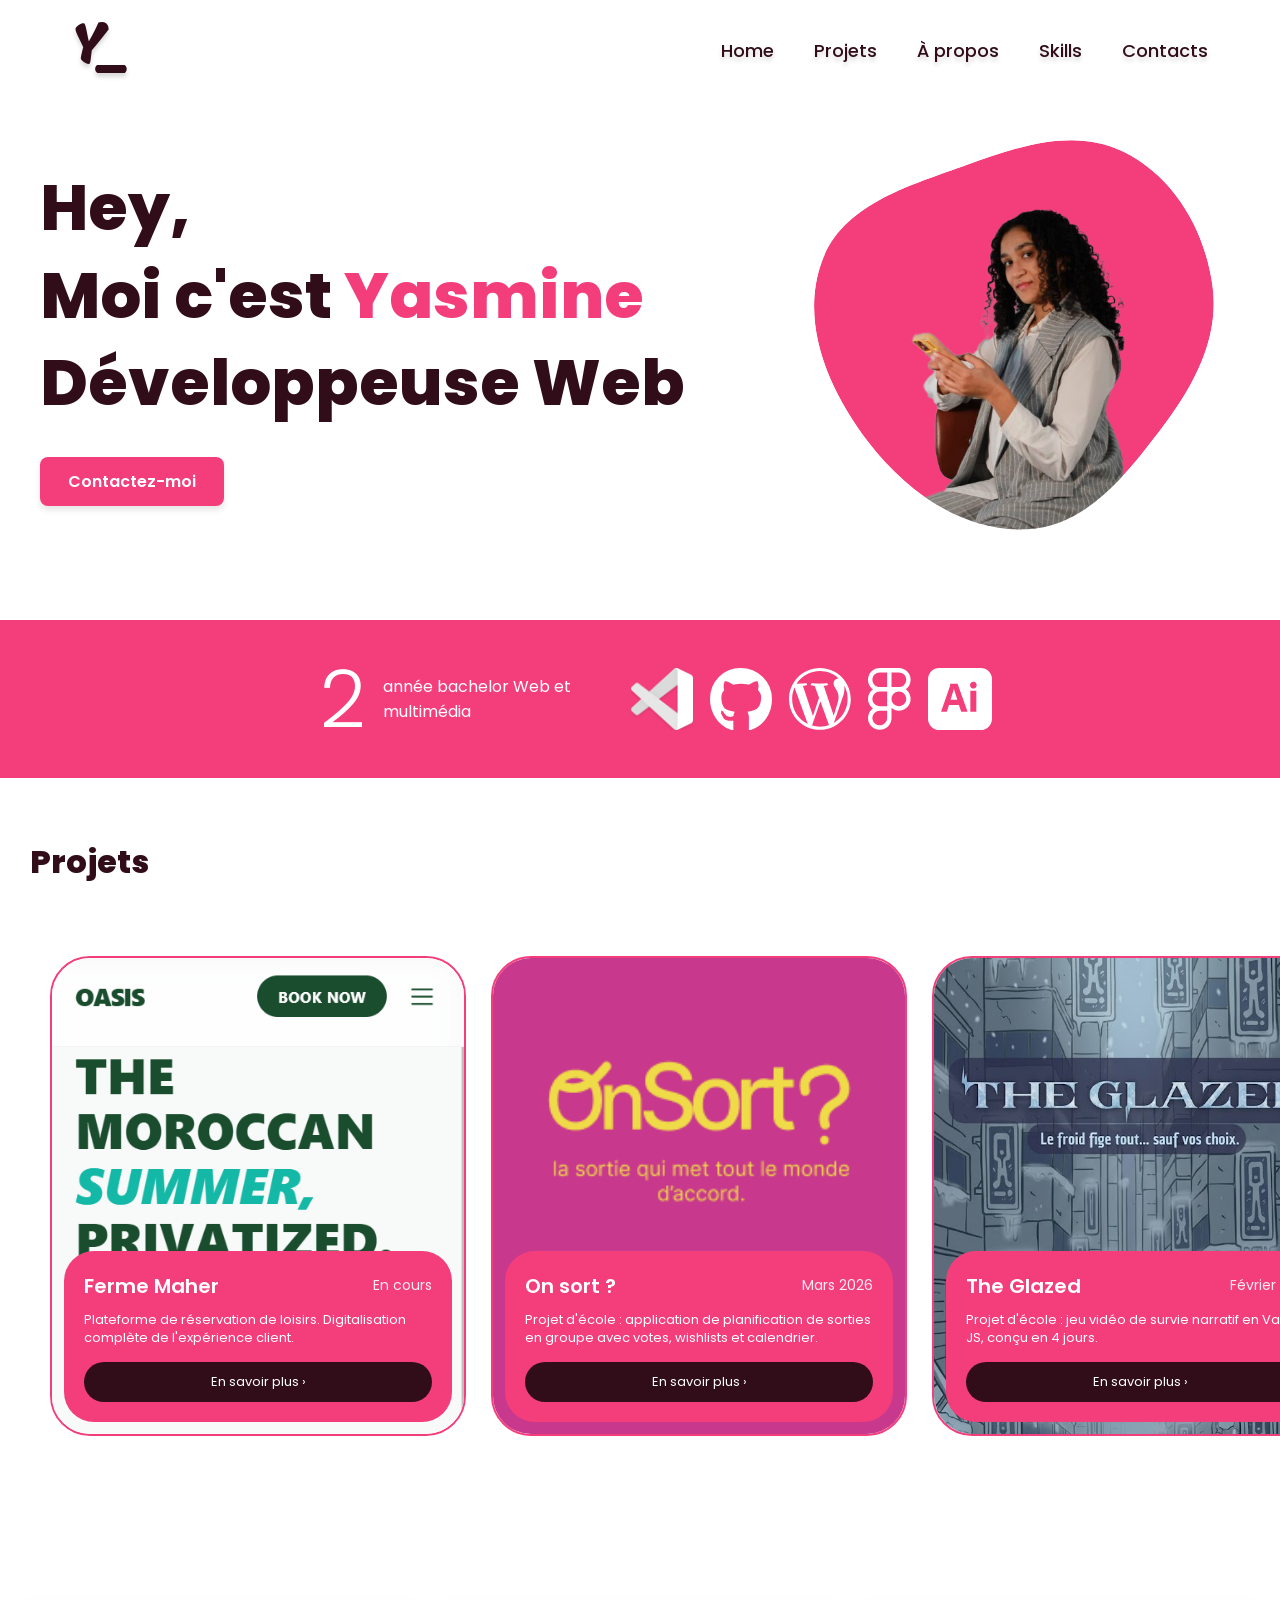
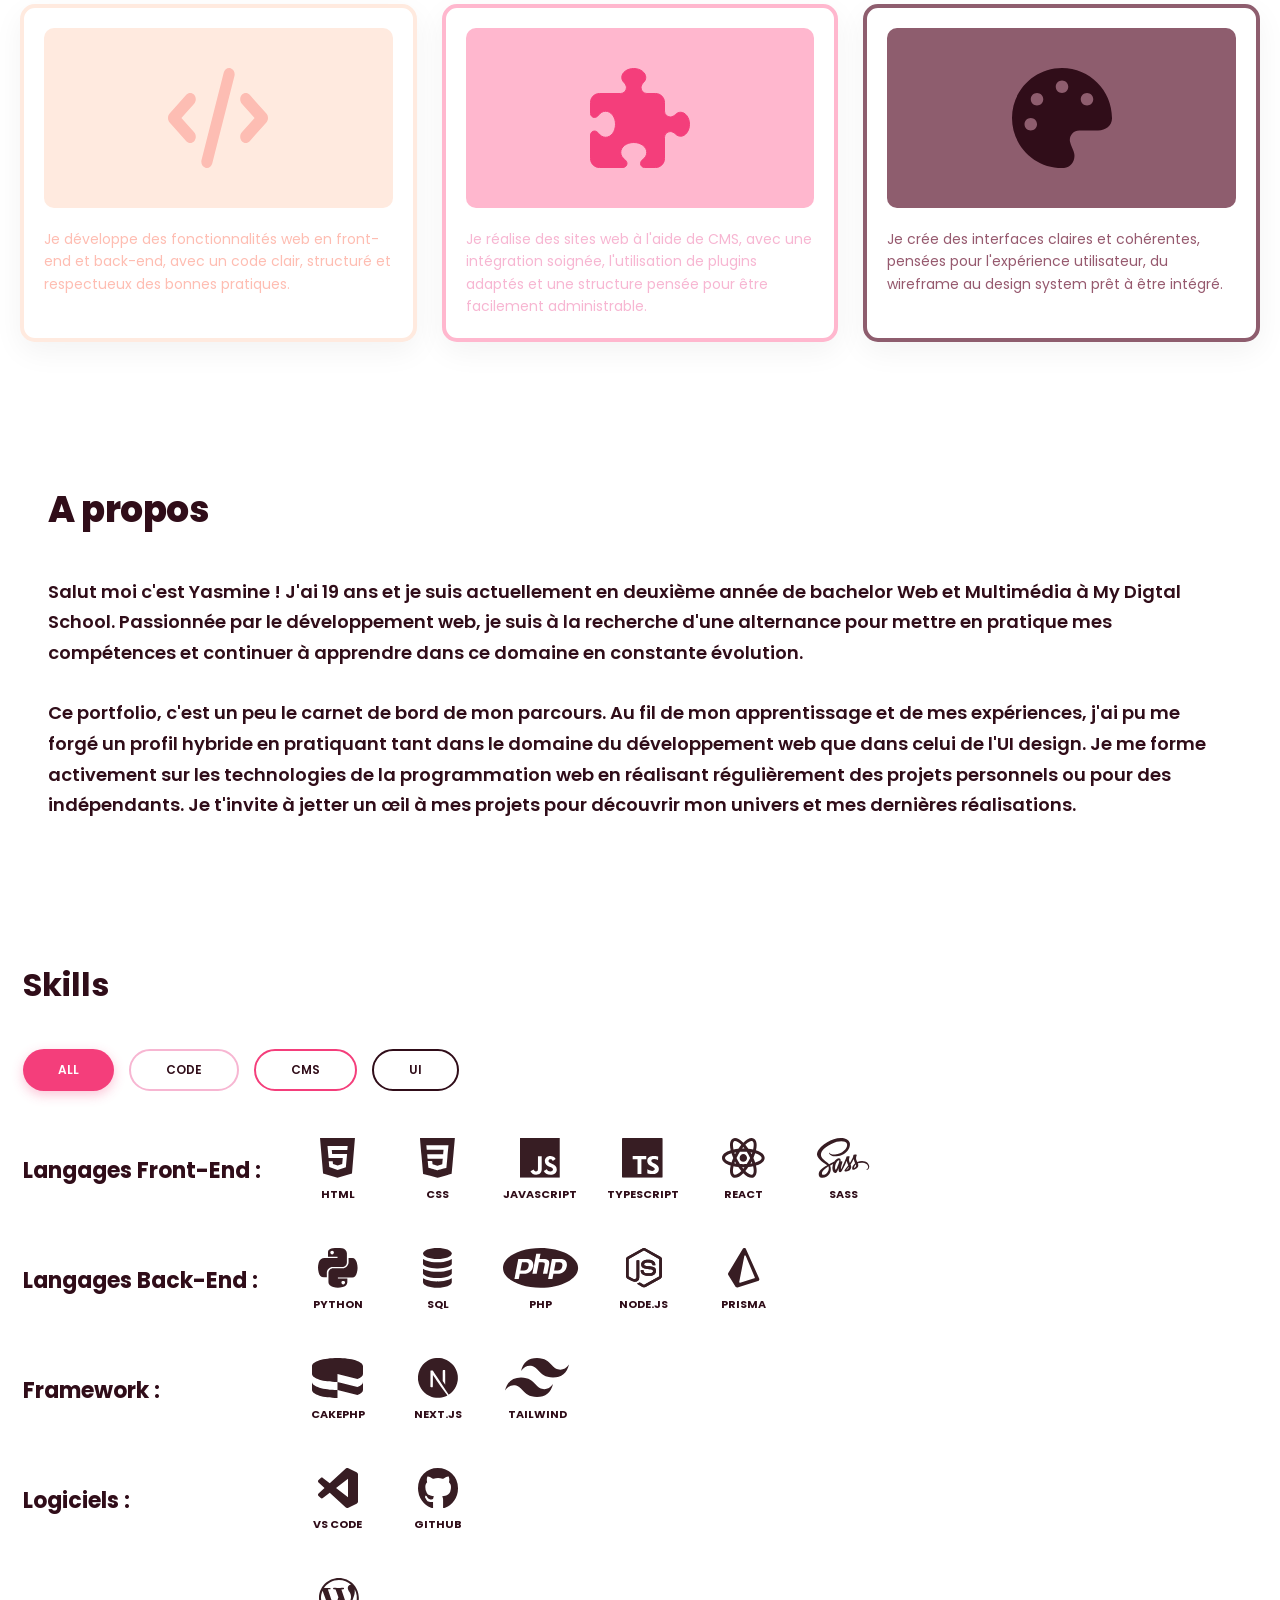
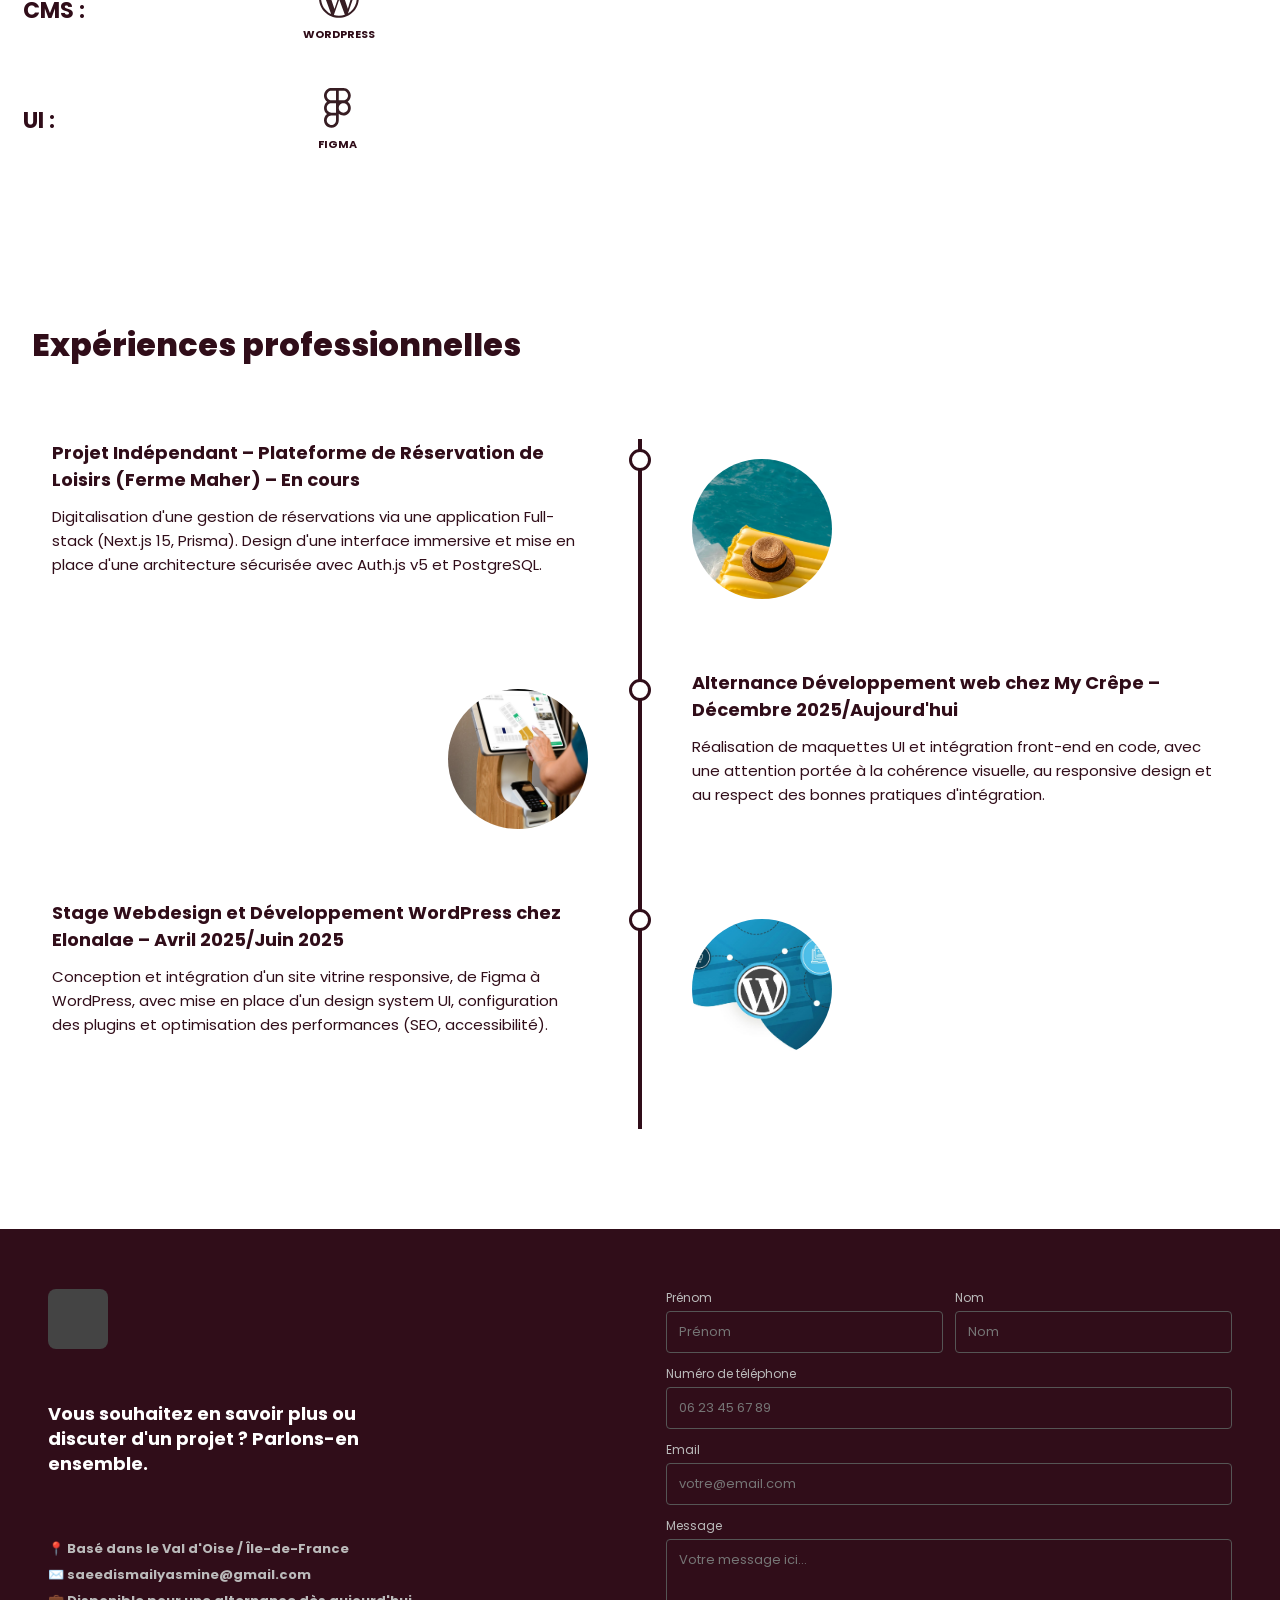
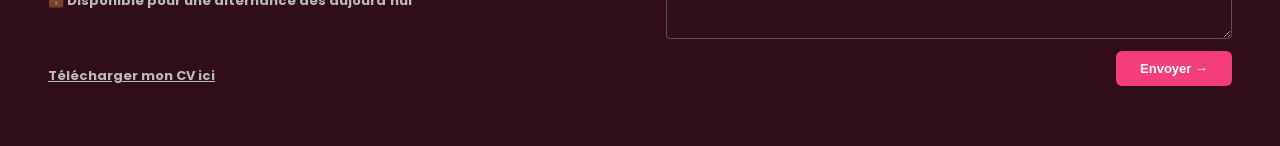
<file: index.html>
<!DOCTYPE html>
<html lang="fr">
<head>
  <meta charset="UTF-8" />
  <meta name="viewport" content="width=device-width, initial-scale=1.0"/>
  <title>Yasmine Portfolio</title>
  <link rel="icon" type="image/x-icon" href="img/Y_.png">
  <link rel="preconnect" href="https://fonts.googleapis.com">
  <link rel="preconnect" href="https://fonts.gstatic.com" crossorigin>
  <link href="https://fonts.googleapis.com/css2?family=Mogra&display=swap" rel="stylesheet">
  <link href="https://fonts.googleapis.com/css2?family=Poppins:wght@400;500;600;700;800&display=swap" rel="stylesheet"/>
  <link rel="stylesheet" href="style.css"/>
  <link rel="stylesheet" href="responsive.css"/>
</head>
<body>

<!-- NAV -->
<nav class="navbar">
  <div class="nav-container">
    <div class="nav-logo"><a href="#">Y_</a></div>
    <ul class="nav-links">
      <li><a href="#hero">Home</a></li>
      <li class="dropdown">
        <a href="#projects">Projets</a>
        <ul class="dropdown-menu">
          <li><a href="projects.html">Tous voir</a></li>
        </ul>
      </li>
      <li><a href="#about-me">À propos</a></li>
      <li><a href="#skills">Skills</a></li>
      <li><a href="#contact">Contacts</a></li>
    </ul>
    <button class="burger-btn" id="burgerBtn" aria-label="Menu">
      <span></span><span></span><span></span>
    </button>
  </div>
</nav>

<!-- MOBILE MENU -->
<div class="mobile-menu" id="mobileMenu">
  <button class="mobile-menu-close" id="mobileMenuClose" aria-label="Fermer">✕</button>
  <a href="#hero" class="mobile-nav-link">Home</a>
  <a href="#projects" class="mobile-nav-link">Projets</a>
  <a href="#about-me" class="mobile-nav-link">À propos</a>
  <a href="#skills" class="mobile-nav-link">Skills</a>
  <a href="projects.html" class="mobile-nav-link" style="font-size:18px; opacity:0.6;">→ Tous voir</a>
  <a href="#contact" class="mobile-nav-link">Contact</a>
</div>

<!-- HERO -->
<section id="hero" class="hero-section">
  <div class="hero-container">
    <div class="hero-text-column">
      <h1 class="hero-title">
        <span class="line1">Hey,</span>
        <span class="line2">Moi c'est <span class="highlight">Yasmine</span></span>
        <span class="line3">Développeuse Web</span>
      </h1>
      <a href="#contact" class="hero-btn">Contactez-moi</a>
    </div>
    <div class="hero-image-column">
      <svg class="home__blob" viewBox="0 0 479 467" xmlns="http://www.w3.org/2000/svg">
        <mask id="mask0" mask-type="alpha">
          <path d="M9.19024 145.964C34.0253 76.5814 114.865 54.7299 184.111 29.4823C245.804 6.98884 311.86 -14.9503 370.735 14.143C431.207 44.026 467.948 107.508 477.191 174.311C485.897 237.229 454.931 294.377 416.506 344.954C373.74 401.245 326.068 462.801 255.442 466.189C179.416 469.835 111.552 422.137 65.1576 361.805C17.4835 299.81 -17.1617 219.583 9.19024 145.964Z"/>
        </mask>
        <g mask="url(#mask0)">
          <path d="M9.19024 145.964C34.0253 76.5814 114.865 54.7299 184.111 29.4823C245.804 6.98884 311.86 -14.9503 370.735 14.143C431.207 44.026 467.948 107.508 477.191 174.311C485.897 237.229 454.931 294.377 416.506 344.954C373.74 401.245 326.068 462.801 255.442 466.189C179.416 469.835 111.552 422.137 65.1576 361.805C17.4835 299.81 -17.1617 219.583 9.19024 145.964Z" fill="var(--pink)"/>
          <image class="home__blob-img" x="0" y="0" width="100%" height="100%" href="img/photo.png"/>
        </g>
      </svg>
    </div>
  </div>
</section>

<!-- BANNER -->
<div class="banner">
  <div class="banner-contenair">
    <div class="banner-text">
      <span class="num">2</span>
      <span>année bachelor Web et<br>multimédia</span>
    </div>
    <div class="banner-icons">
      <div class="icon-box"><img src="img/vs.png" alt="Visual studio code"></div>
      <div class="icon-box"><img src="img/github.svg" alt="Github"></div>
      <div class="icon-box" style="filter: brightness(0) invert(1);"><img src="img/logo_wordpress.svg" alt="WordPress"></div>
      <div class="icon-box" style="filter: brightness(0) invert(1);"><img src="img/logo_figma.svg" alt="Figma"></div>
      <div class="icon-box"><img src="img/logo_illustrator.svg" alt="Adobe Illustrator"></div>
    </div>
  </div>
</div>


<!-- PROJETS -->
<div class="projects-wrapper">
  <section id="projects">
    <div class="section-title">Projets</div>
    <div class="projects-grid">

      <div class="project-card cat-code" onclick="openOverlay(
        'Ferme Maher – Oasis',
        'Janvier 2026 – En cours',
        '<strong>📍 Contexte</strong><br>Mission freelance pour ma tante, gérante d\'une ferme saisonnière au Maroc proposant la location d\'espaces verts avec piscine et restauration (petits-déjeuners et déjeuners). Projet individuel lancé en janvier 2026, en cours de développement.<br><br><strong>🎯 Objectifs</strong><br>Digitaliser la gestion des réservations pour remplacer un suivi manuel, offrir aux clients une interface de réservation autonome, et donner à l\'administratrice une vue centralisée sur les disponibilités et les commandes.<br><br><strong>⚙️ Actions réalisées</strong><br>Conception du schéma de base de données (tables users et reservations). Développement Full-stack avec Next.js 15, Prisma et PostgreSQL. Mise en place d\'un système d\'authentification avec rôles distincts (client / admin) via Auth.js v5. Intégration de Tailwind CSS pour l\'interface.<br><br><strong>📊 Résultats</strong><br>Application à mi-parcours : authentification fonctionnelle, modèle de données opérationnel, interface en cours d\'intégration. Livraison prévue avant la saison estivale.',
        ['Next.js 15', 'TypeScript', 'Tailwind CSS', 'Auth.js v5', 'Prisma', 'PostgreSQL'],
        'img/fermemaher.png'
      )">
        <div class="project-img"><img src="img/fermemaher.png" alt=""></div>
        <div class="project-info">
          <div class="project-meta">
            <span class="project-name">Ferme Maher</span>
            <span class="project-date">En cours</span>
          </div>
          <p class="project-desc">Plateforme de réservation de loisirs. Digitalisation complète de l'expérience client.</p>
          <button class="btn-savoir">En savoir plus ›</button>
        </div>
      </div>

      <div class="project-card cat-code" onclick="openOverlay(
        'On Sort ?',
        'Mars 2026',
        '<strong>📍 Contexte</strong><br>Projet d\'école réalisé en équipe de 4 personnes (2 créatifs, 2 développeuses) sur 4 jours. Contrainte technique : utiliser CakePHP sans recourir au scaffolding automatique.<br><br><strong>🎯 Objectifs</strong><br>Créer une application dédiée à l\'organisation de sorties en groupe, permettant de simplifier la prise de décision collective et de rendre la planification d\'activités plus fluide et équitable entre amis.<br><br><strong>⚙️ Actions réalisées</strong><br>Développement des fonctionnalités principales : wishlists partagées, système de votes pour choisir les activités, saisie des disponibilités et du budget par membre, chat de groupe et calendrier des activités planifiées. Architecture MVC avec CakePHP et base de données MySQL.<br><br><strong>📊 Résultats</strong><br>Application fonctionnelle livrée dans les délais impartis. Projet actuellement en pause, avec l\'ambition d\'une reprise et d\'un déploiement réel à terme.',
        ['CakePHP', 'MySQL', 'HTML', 'CSS'],
        'img/onsort2.avif'
      )">
        <div class="project-img"><img src="img/onsort.png" alt=""></div>
        <div class="project-info">
          <div class="project-meta">
            <span class="project-name">On sort ?</span>
            <span class="project-date">Mars 2026</span>
          </div>
          <p class="project-desc">Projet d'école : application de planification de sorties en groupe avec votes, wishlists et calendrier.</p>
          <button class="btn-savoir">En savoir plus ›</button>
        </div>
      </div>

      <div class="project-card cat-code" onclick="openOverlay(
        'The Glazed',
        'Février 2026',
        '<strong>📍 Contexte</strong><br>Projet d\'école individuel réalisé en 4 jours. Contrainte : concevoir un jeu vidéo dont le thème devait être lié à la température. Développement en Vanilla JS, HTML et CSS, sans framework ni moteur externe.<br><br><strong>🎯 Objectifs</strong><br>Développer un jeu de survie narratif jouable dans le navigateur, où chaque décision du joueur a des conséquences concrètes sur l\'évolution de l\'histoire et la survie du personnage, en alliant programmation et direction créative.<br><br><strong>⚙️ Actions réalisées</strong><br>Conception intégrale de l\'univers et du scénario (lore, personnages, embranchements narratifs). Développement d\'un système de variables pour gérer les choix du joueur, son état de survie et l\'évolution de l\'histoire. Intégration d\'une interface immersive en HTML/CSS pur.<br><br><strong>📊 Résultats</strong><br>Jeu narratif complet et jouable livré en 4 jours, valorisant une double compétence : développement front-end et direction artistique / scénaristique.',
        ['HTML', 'CSS', 'Vanilla JS'],
        'img/theglazed.png'
      )">
        <div class="project-img"><img src="img/tg.jpg" alt=""></div>
        <div class="project-info">
          <div class="project-meta">
            <span class="project-name">The Glazed</span>
            <span class="project-date">Février 2026</span>
          </div>
          <p class="project-desc">Projet d'école : jeu vidéo de survie narratif en Vanilla JS, conçu en 4 jours.</p>
          <button class="btn-savoir">En savoir plus ›</button>
        </div>
      </div>

    </div>
  </section>
</div>

<!-- SERVICES -->
<section class="services-section">
  <div class="services-grid">
    <div class="service-card card-light-pink">
      <div class="service-icon-box bg-light-pink">
        <svg xmlns="http://www.w3.org/2000/svg" width="100" height="100" viewBox="0 0 100 100" fill="none">
          <path d="M62.6291 0.244895C59.678 -0.711934 56.6053 1.22125 55.7547 4.54086L33.5344 92.0224C32.6838 95.342 34.4024 98.7983 37.3535 99.7551C40.3047 100.712 43.3773 98.7788 44.2279 95.4591L66.4482 7.97764C67.2988 4.65803 65.5802 1.20172 62.6291 0.244895ZM73.8434 26.8213C71.6735 29.2622 71.6735 33.2262 73.8434 35.6671L86.5854 50L73.8434 64.3329C71.6735 66.7738 71.6735 70.7378 73.8434 73.1787C76.0134 75.6196 79.5374 75.6196 81.7073 73.1787L98.3725 54.4327C100.542 51.9918 100.542 48.0278 98.3725 45.5869L81.7073 26.8408C79.5374 24.3999 76.0134 24.3999 73.8434 26.8408V26.8213ZM26.1566 26.8213C23.9866 24.3804 20.4626 24.3804 18.2927 26.8213L1.62746 45.5673C-0.542488 48.0082 -0.542488 51.9722 1.62746 54.4131L18.2927 73.1592C20.4626 75.6001 23.9866 75.6001 26.1566 73.1592C28.3265 70.7183 28.3265 66.7543 26.1566 64.3134L13.4146 50L26.1392 35.6671C28.3092 33.2262 28.3092 29.2622 26.1392 26.8213H26.1566Z" fill="#FDBDB3"/>
        </svg>
      </div>
      <p class="service-text" style="color: #febdb2;">Je développe des fonctionnalités web en front-end et back-end, avec un code clair, structuré et respectueux des bonnes pratiques.</p>
    </div>
    <div class="service-card card-medium-pink">
      <div class="service-icon-box bg-medium-pink">
        <svg xmlns="http://www.w3.org/2000/svg" width="100" height="100" viewBox="0 0 100 100" fill="none">
          <path d="M43.75 0.5C47.0992 0.5 50.1164 1.52062 52.2852 3.14648C54.4539 4.77243 55.75 6.98009 55.75 9.375C55.75 11.2567 54.9558 13.012 53.5459 14.4775L53.5449 14.4785C52.2226 15.861 51.0625 17.621 51.0625 19.6875C51.0625 22.8933 53.6692 25.5 56.875 25.5H65.625C70.5246 25.5 74.5 29.4754 74.5 34.375V43.125C74.5 46.3308 77.1067 48.9375 80.3125 48.9375C82.3583 48.9375 84.1374 47.7788 85.5205 46.4561C86.9894 45.0617 88.7459 44.25 90.625 44.25C93.0199 44.25 95.2276 45.5461 96.8535 47.7148C98.4794 49.8836 99.5 52.9008 99.5 56.25C99.5 59.5992 98.4794 62.6164 96.8535 64.7852C95.2276 66.9539 93.0199 68.25 90.625 68.25C88.7416 68.25 86.9678 67.4542 85.5244 66.0479L85.5215 66.0449L85.2578 65.7988C83.9178 64.5818 82.2498 63.5625 80.3125 63.5625C77.1067 63.5625 74.5 66.1692 74.5 69.375V90.625C74.5 95.5246 70.5246 99.5 65.625 99.5H54.5312C52.3074 99.5 50.5 97.6926 50.5 95.4688C50.5 93.8884 51.5023 92.4381 52.876 91.417L52.8779 91.416C55.2376 89.6462 56.75 87.166 56.75 84.375C56.75 81.5942 55.2432 79.1143 52.8857 77.3467C50.5281 75.5791 47.2951 74.5 43.75 74.5C40.2049 74.5 36.9719 75.5791 34.6143 77.3467C32.2568 79.1143 30.75 81.5942 30.75 84.375C30.75 87.166 32.2624 89.6462 34.6221 91.416L34.624 91.417C35.9987 92.4388 37 93.8698 37 95.4688C37 97.6926 35.1926 99.5 32.9688 99.5H9.375C4.47536 99.5 0.5 95.5246 0.5 90.625V67.0312C0.500001 64.8074 2.30739 63 4.53125 63C6.11158 63 7.5619 64.0023 8.58301 65.376L8.58398 65.3779C10.3538 67.7376 12.834 69.25 15.625 69.25C18.4058 69.25 20.8857 67.7432 22.6533 65.3857C24.4209 63.0281 25.5 59.7951 25.5 56.25C25.5 52.7049 24.4209 49.4719 22.6533 47.1143C20.8857 44.7568 18.4058 43.25 15.625 43.25C12.834 43.25 10.3538 44.7624 8.58398 47.1221L8.58301 47.124C7.56115 48.4987 6.13022 49.5 4.53125 49.5C2.30739 49.5 0.500001 47.6926 0.5 45.4688V34.375C0.5 29.4754 4.47536 25.5 9.375 25.5H30.625C33.8308 25.5 36.4375 22.8933 36.4375 19.6875C36.4375 17.769 35.4188 16.085 34.2012 14.7422L33.9551 14.4785C32.5613 13.0098 31.75 11.2537 31.75 9.375C31.75 6.98009 33.0461 4.77243 35.2148 3.14648C37.3836 1.52062 40.4008 0.5 43.75 0.5Z" fill="#F43E7B" stroke="#F43E7B"/>
        </svg>
      </div>
      <p class="service-text" style="color: #f7b6d2;">Je réalise des sites web à l'aide de CMS, avec une intégration soignée, l'utilisation de plugins adaptés et une structure pensée pour être facilement administrable.</p>
    </div>
    <div class="service-card card-dark-purple">
      <div class="service-icon-box bg-dark-purple">
        <svg xmlns="http://www.w3.org/2000/svg" width="100" height="100" viewBox="0 0 100 100" fill="none">
          <path d="M100 50C100 50.1758 100 50.3516 100 50.5273C99.9219 57.6563 93.4388 62.5 86.3113 62.5H67.1939C62.0191 62.5 57.8207 66.6992 57.8207 71.875C57.8207 72.5391 57.8989 73.1836 58.016 73.8086C58.4261 75.8008 59.2853 77.7148 60.125 79.6484C61.3162 82.3437 62.4878 85.0195 62.4878 87.8516C62.4878 94.0625 58.2699 99.707 52.0601 99.9609C51.3767 99.9805 50.6932 100 49.9902 100C22.3784 100 0 77.6172 0 50C0 22.3828 22.398 0 50.0098 0C77.6216 0 100 22.3828 100 50ZM25.0146 56.25C25.0146 52.793 22.2222 50 18.7659 50C15.3095 50 12.5171 52.793 12.5171 56.25C12.5171 59.707 15.3095 62.5 18.7659 62.5C22.2222 62.5 25.0146 59.707 25.0146 56.25ZM25.0146 37.5C28.471 37.5 31.2634 34.707 31.2634 31.25C31.2634 27.793 28.471 25 25.0146 25C21.5583 25 18.7659 27.793 18.7659 31.25C18.7659 34.707 21.5583 37.5 25.0146 37.5ZM56.2585 18.75C56.2585 15.293 53.4661 12.5 50.0098 12.5C46.5534 12.5 43.761 15.293 43.761 18.75C43.761 22.207 46.5534 25 50.0098 25C53.4661 25 56.2585 22.207 56.2585 18.75ZM75.0049 37.5C78.4612 37.5 81.2537 34.707 81.2537 31.25C81.2537 27.793 78.4612 25 75.0049 25C71.5485 25 68.7561 27.793 68.7561 31.25C68.7561 34.707 71.5485 37.5 75.0049 37.5Z" fill="#300D19"/>
        </svg>
      </div>
      <p class="service-text" style="color: #96596E;">Je crée des interfaces claires et cohérentes, pensées pour l'expérience utilisateur, du wireframe au design system prêt à être intégré.</p>
    </div>
  </div>
</section>

<!-- A PROPOS -->
<section id="about-me" class="about-me-section">
  <h2 class="about-me-title">A propos</h2>
  <div class="about-me-content">
    <p>Salut moi c'est Yasmine ! J'ai 19 ans et je suis actuellement en deuxième année de bachelor Web et Multimédia à My Digtal School. Passionnée par le développement web, je suis à la recherche d'une alternance pour mettre en pratique mes compétences et continuer à apprendre dans ce domaine en constante évolution.</p>
    <p>Ce portfolio, c'est un peu le carnet de bord de mon parcours. Au fil de mon apprentissage et de mes expériences, j'ai pu me forgé un profil hybride en pratiquant tant dans le domaine du développement web que dans celui de l'UI design. Je me forme activement sur les technologies de la programmation web en réalisant régulièrement des projets personnels ou pour des indépendants. Je t'invite à jetter un œil à mes projets pour découvrir mon univers et mes dernières réalisations.</p>
  </div>
</section>


<!-- SKILLS -->
<section id="skills" class="skills-section">
  <h2 class="skills-main-title">Skills</h2>
  <div class="skills-filters">
    <button class="filter-btn active btn-all" data-filter="all">All</button>
    <button class="filter-btn btn-code" data-filter="code">Code</button>
    <button class="filter-btn btn-cms" data-filter="cms">CMS</button>
    <button class="filter-btn btn-ui" data-filter="ui">UI</button>
  </div>
  <div class="skills-list">
    <div class="skills-row" data-category="code">
      <h3 class="skills-cat-title">Langages Front-End :</h3>
      <div class="skills-icons">
        <div class="skill-item"><img src="img/logo_html.svg" alt=""><span>HTML</span></div>
        <div class="skill-item"><img src="img/logo_css.svg" alt=""><span>CSS</span></div>
        <div class="skill-item"><img src="img/logo_javascript.svg" alt=""><span>JAVASCRIPT</span></div>
        <div class="skill-item"><img src="img/logo_typescript.svg" alt=""><span>TYPESCRIPT</span></div>
        <div class="skill-item"><img src="img/logo_react.svg" alt=""><span>REACT</span></div>
        <div class="skill-item"><img src="img/logo_sass.svg" alt=""><span>SASS</span></div>
      </div>
    </div>
    <div class="skills-row" data-category="code">
      <h3 class="skills-cat-title">Langages Back-End :</h3>
      <div class="skills-icons">
        <div class="skill-item"><img src="img/logo_python.svg" alt=""><span>PYTHON</span></div>
        <div class="skill-item"><img src="img/logo_sql.svg" alt=""><span>SQL</span></div>
        <div class="skill-item"><img src="img/logo_php.svg" alt=""><span>PHP</span></div>
        <div class="skill-item"><img src="img/logo_nodejs.svg" alt=""><span>NODE.JS</span></div>
        <div class="skill-item"><img src="img/logo_prisma.svg" alt=""><span>PRISMA</span></div>
      </div>
    </div>
    <div class="skills-row" data-category="code">
      <h3 class="skills-cat-title">Framework :</h3>
      <div class="skills-icons">
        <div class="skill-item"><img src="img/logo_cakephp.svg" alt=""><span>CAKEPHP</span></div>
        <div class="skill-item"><img src="img/logo_nextjs.svg" alt=""><span>NEXT.JS</span></div>
        <div class="skill-item"><img src="img/logo_tailwind.svg" alt=""><span>TAILWIND</span></div>
      </div>
    </div>
    <div class="skills-row" data-category="code">
      <h3 class="skills-cat-title">Logiciels :</h3>
      <div class="skills-icons">
        <div class="skill-item"><img src="img/logo_vscode.svg" alt=""><span>VS CODE</span></div>
        <div class="skill-item"><img src="img/github.svg" alt=""><span>GITHUB</span></div>
      </div>
    </div>
    <div class="skills-row" data-category="cms">
      <h3 class="skills-cat-title">CMS :</h3>
      <div class="skills-icons">
        <div class="skill-item"><img src="img/logo_wordpress.svg" alt=""><span>WORDPRESS</span></div>
      </div>
    </div>
    <div class="skills-row" data-category="ui">
      <h3 class="skills-cat-title">UI :</h3>
      <div class="skills-icons">
        <div class="skill-item"><img src="img/logo_figma.svg" alt=""><span>FIGMA</span></div>
      </div>
    </div>
  </div>
</section>


<!-- EXPERIENCES -->
<section id="experience" class="experience-section">
  <h2 class="section-title">Expériences professionnelles</h2>
  <div class="timeline">

    <div class="tl-item">
      <div class="tl-content tl-left">
        <h3 class="tl-title">Projet Indépendant – Plateforme de Réservation de Loisirs (Ferme Maher) – En cours</h3>
        <p class="tl-text">Digitalisation d'une gestion de réservations via une application Full-stack (Next.js 15, Prisma). Design d'une interface immersive et mise en place d'une architecture sécurisée avec Auth.js v5 et PostgreSQL.</p>
      </div>
      <div class="tl-center">
        <div class="tl-dot"></div>
        <div class="tl-line"></div>
      </div>
      <div class="tl-content tl-right">
        <div class="tl-image-circle"><img src="img/fm.avif" alt=""></div>
      </div>
    </div>

    <div class="tl-item">
      <div class="tl-content tl-left">
        <div class="tl-image-circle"><img src="img/mycrepe.jpg" alt=""></div>
      </div>
      <div class="tl-center">
        <div class="tl-dot"></div>
        <div class="tl-line"></div>
      </div>
      <div class="tl-content tl-right">
        <h3 class="tl-title">Alternance Développement web chez My Crêpe – Décembre 2025/Aujourd'hui</h3>
        <p class="tl-text">Réalisation de maquettes UI et intégration front-end en code, avec une attention portée à la cohérence visuelle, au responsive design et au respect des bonnes pratiques d'intégration.</p>
      </div>
    </div>

    <div class="tl-item">
      <div class="tl-content tl-left">
        <h3 class="tl-title">Stage Webdesign et Développement WordPress chez Elonalae – Avril 2025/Juin 2025</h3>
        <p class="tl-text">Conception et intégration d'un site vitrine responsive, de Figma à WordPress, avec mise en place d'un design system UI, configuration des plugins et optimisation des performances (SEO, accessibilité).</p>
      </div>
      <div class="tl-center">
        <div class="tl-dot"></div>
      </div>
      <div class="tl-content tl-right">
        <div class="tl-image-circle"><img src="img/ww.jpg" alt=""></div>
      </div>
    </div>

  </div>
</section>

<!-- CONTACT -->
<footer id="contact">
  <div class="footer-left">
    <div class="footer-logo"></div>
    <p class="footer-tagline">Vous souhaitez en savoir plus ou<br>discuter d'un projet ? Parlons-en<br>ensemble.</p>
    <div class="footer-info">
      <div>📍 Basé dans le Val d'Oise / Île-de-France</div>
      <div>✉️ <a href="mailto:saeedismailyasmine@gmail.com">saeedismailyasmine@gmail.com</a></div>
      <div>💼 Disponible pour une alternance dès aujourd'hui</div>
    </div>
    <a class="footer-cv" id="downloadCV" href="img/Cv_yas.pdf">Télécharger mon CV ici</a>
  </div>
  <div class="contact-container">
    <form class="contact-form" action="https://formspree.io/f/xjgjzvpa" method="POST">
      <div class="form-row">
        <div class="form-group">
          <label>Prénom</label>
          <input type="text" name="firstname" placeholder="Prénom" required />
        </div>
        <div class="form-group">
          <label>Nom</label>
          <input type="text" name="lastname" placeholder="Nom" required />
        </div>
      </div>
      <div class="form-group">
        <label>Numéro de téléphone</label>
        <input type="tel" name="phone" placeholder="06 23 45 67 89" />
      </div>
      <div class="form-group">
        <label>Email</label>
        <input type="email" name="email" placeholder="votre@email.com" required />
      </div>
      <div class="form-group">
        <label>Message</label>
        <textarea name="message" placeholder="Votre message ici..." required></textarea>
      </div>
      <button type="submit" class="btn-envoyer">Envoyer →</button>
    </form>
  </div>
</footer>

<!-- OVERLAY -->
<div class="overlay-backdrop" id="overlay" onclick="closeOverlay(event)">
  <div class="overlay-box">
    <button class="overlay-close" onclick="closeOverlay(null, true)">✕</button>
    <div id="overlay-img"></div>
    <div class="overlay-body">
      <div class="overlay-header">
        <div class="overlay-title" id="overlay-title"></div>
        <div class="overlay-date" id="overlay-date"></div>
      </div>
      <p class="overlay-desc" id="overlay-desc"></p>
      <div class="overlay-badges" id="overlay-badges"></div>
    </div>
  </div>
</div>

<script src="script.js"></script>
</body>
</html>
</file>
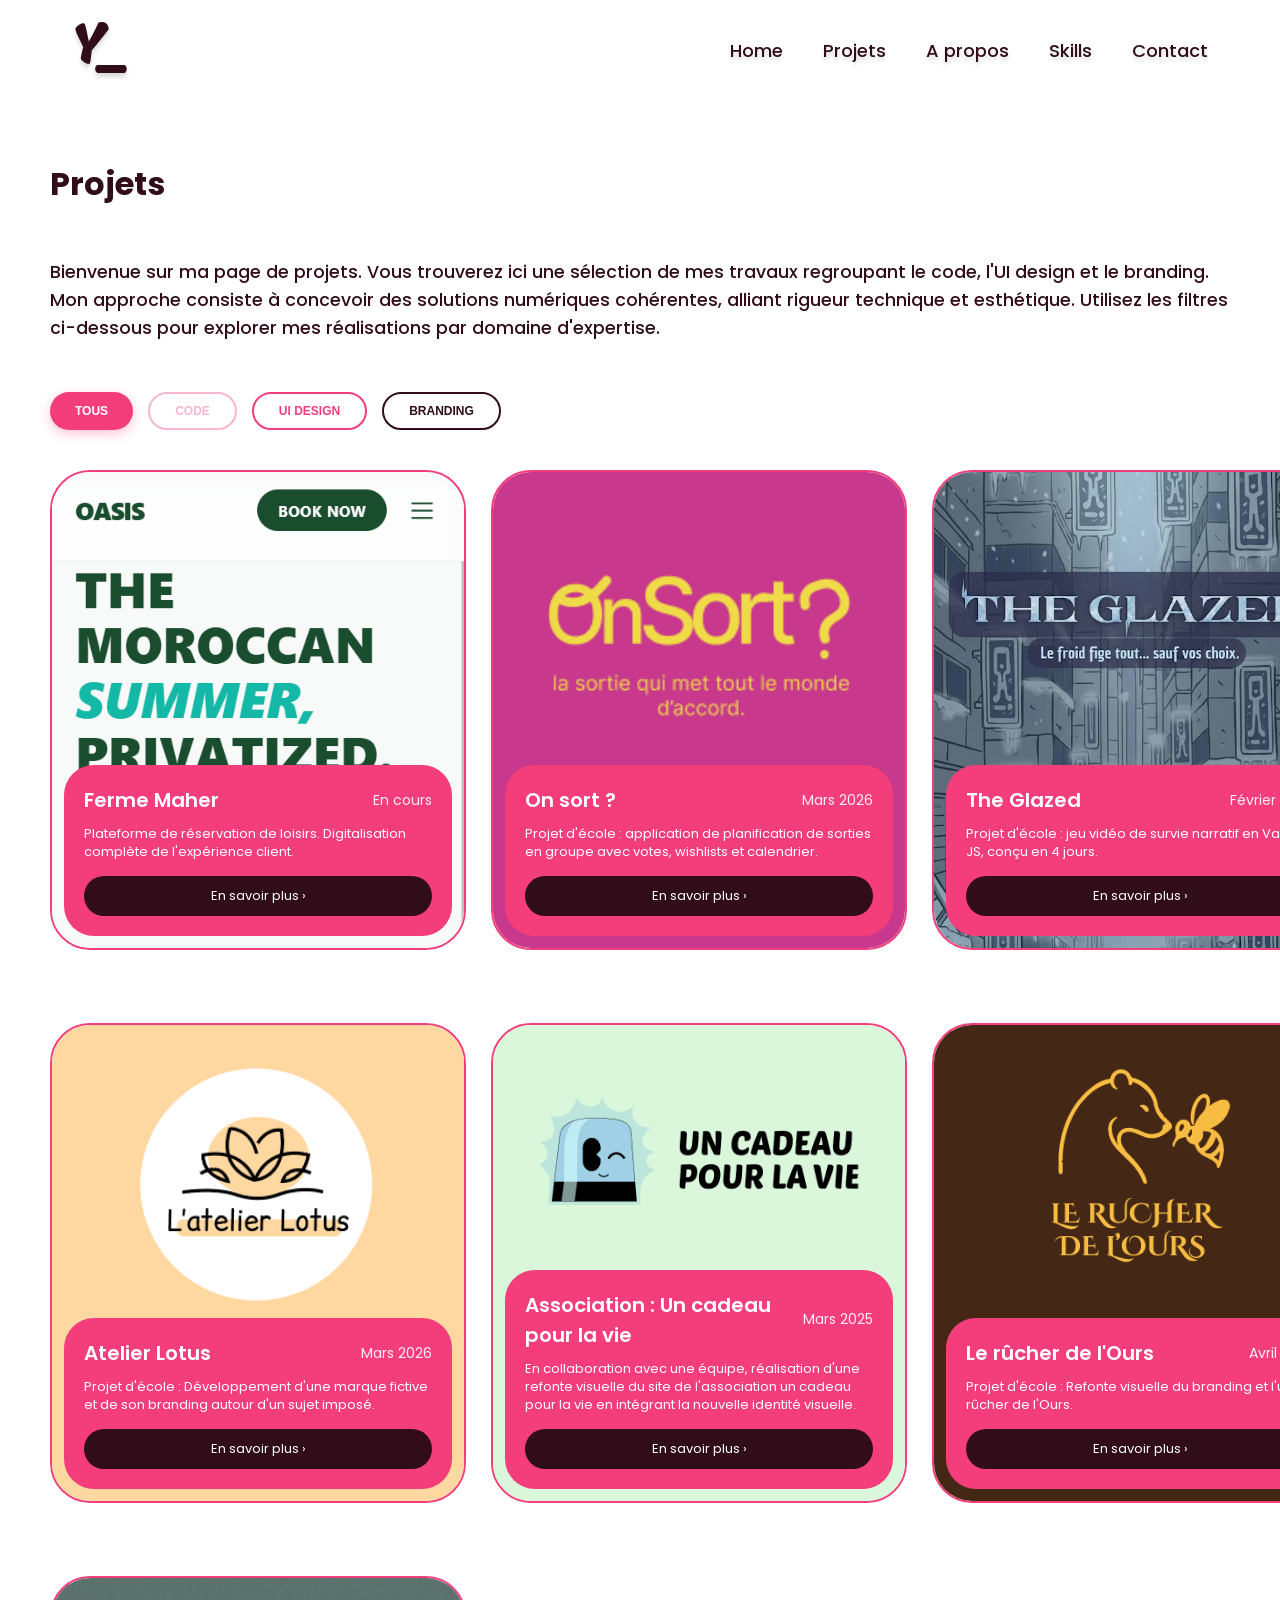
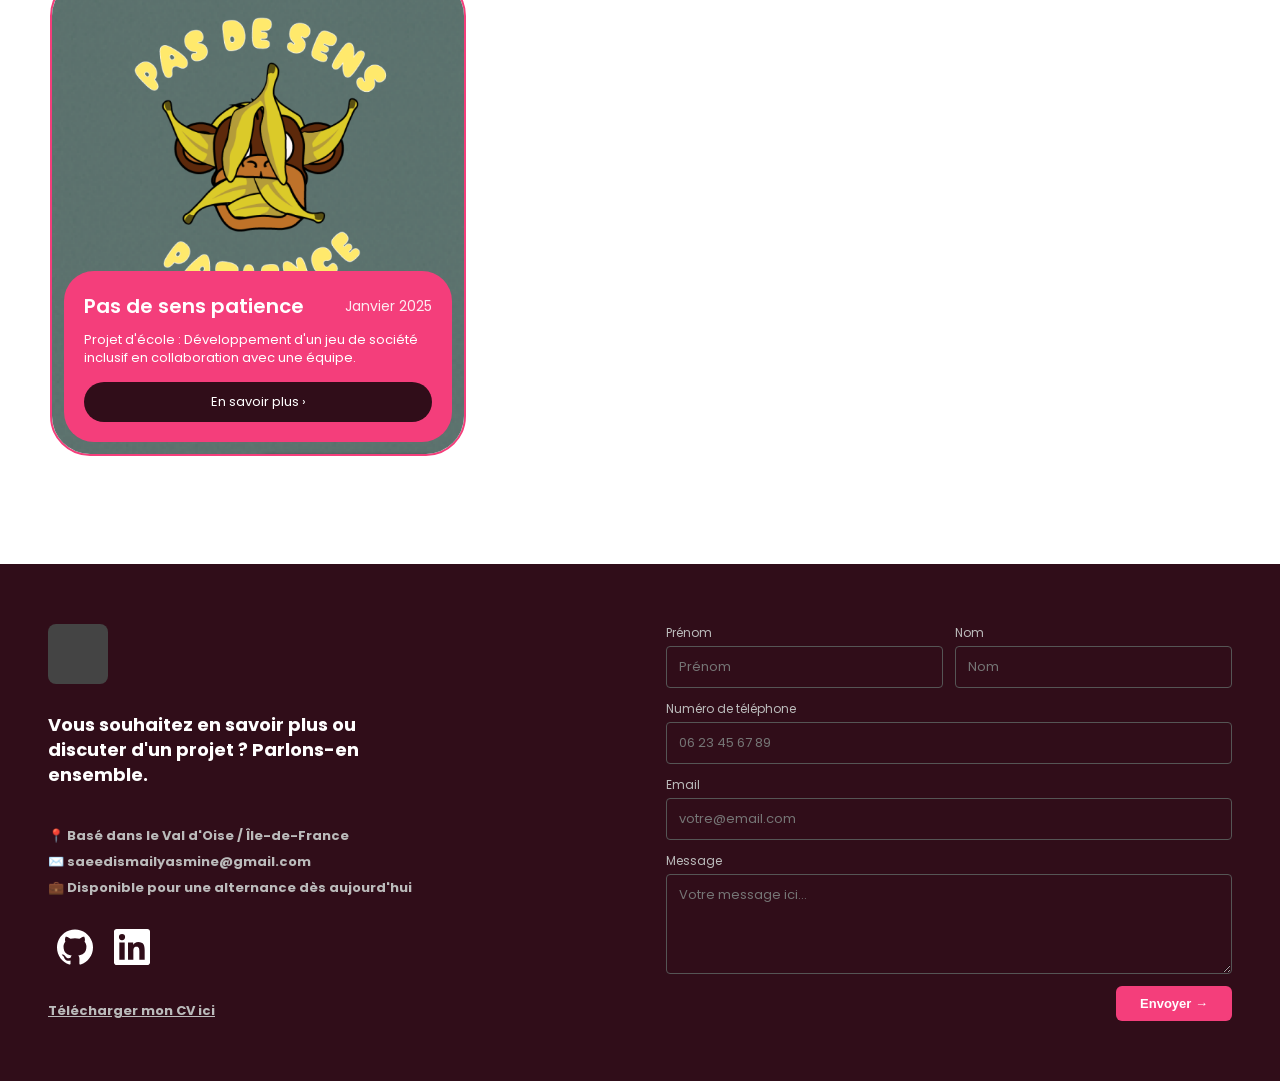
<file: projects.html>
<!DOCTYPE html>
<html lang="fr">
<head>
  <meta charset="UTF-8" />
  <meta name="viewport" content="width=device-width, initial-scale=1.0"/>
  <title>Yasmine Portfolio</title>
  <link rel="preconnect" href="https://fonts.googleapis.com">
  <link rel="preconnect" href="https://fonts.gstatic.com" crossorigin>
  <link href="https://fonts.googleapis.com/css2?family=Mogra&display=swap" rel="stylesheet">
  <link href="https://fonts.googleapis.com/css2?family=Poppins:wght@400;500;600;700;800&display=swap" rel="stylesheet"/>
  <link rel="stylesheet" href="projects.css"/>
  <link rel="stylesheet" href="responsive.css"/>
</head>
<body>

<!-- NAV -->
<nav class="navbar">
  <div class="nav-container">
    <div class="nav-logo">
      <a href="index.html">Y_</a>
    </div>

    <ul class="nav-links">
      <li><a href="index.html">Home</a></li>
      <li class="dropdown">
        <a href="#projects">Projets</a>
        <ul class="dropdown-menu">
          <li><a href="projects.html">Tous voir</a></li>
        </ul>
      </li>
      <li><a href="index.html#about-me">A propos</a></li>
      <li><a href="index.html#skills">Skills</a></li>
      <li><a href="index.html#contact">Contact</a></li>
    </ul>

    <!-- Burger button (mobile only) -->
    <button class="burger-btn" id="burgerBtn" aria-label="Menu">
      <span></span>
      <span></span>
      <span></span>
    </button>
  </div>
</nav>

<!-- Mobile Menu -->
<div class="mobile-menu" id="mobileMenu">
  <button class="mobile-menu-close" id="mobileMenuClose" aria-label="Fermer">✕</button>
  <a href="index.html" class="mobile-nav-link">Home</a>
  <a href="projects.html" class="mobile-nav-link">Projets</a>
  <a href="index.html#about-me" class="mobile-nav-link">À propos</a>
  <a href="index.html#skills" class="mobile-nav-link">Skills</a>
  <a href="index.html#contact" class="mobile-nav-link">Contact</a>
</div>

<!-- PROJECTS -->
<div class="projects-wrapper">
  <section id="projects">
    <div class="section-title">Projets</div>

      <p class="project-intro">Bienvenue sur ma page de projets. Vous trouverez ici une sélection de mes travaux regroupant le code, l'UI design et le branding. Mon approche consiste à concevoir des solutions numériques cohérentes, alliant rigueur technique et esthétique. Utilisez les filtres ci-dessous pour explorer mes réalisations par domaine d'expertise.</p>

      <div class="project-filters">
        <button class="filter-btn active" data-filter="all">Tous</button>
        <button class="filter-btn btn-code" data-filter="cat-code">Code</button>
        <button class="filter-btn btn-ui" data-filter="cat-ui">UI Design</button>
        <button class="filter-btn btn-branding" data-filter="cat-branding">Branding</button>
      </div>

    <div class="projects-grid">

      <div class="project-card cat-code" onclick="openOverlay(
        'Ferme Maher – Oasis',
        'Janvier 2026 – En cours',
        '<strong>📍 Contexte</strong><br>Mission freelance pour ma tante, gérante d\'une ferme saisonnière au Maroc proposant la location d\'espaces verts avec piscine et restauration (petits-déjeuners et déjeuners). Projet individuel lancé en janvier 2026, en cours de développement.<br><br><strong>🎯 Objectifs</strong><br>Digitaliser la gestion des réservations pour remplacer un suivi manuel, offrir aux clients une interface de réservation autonome, et donner à l\'administratrice une vue centralisée sur les disponibilités et les commandes.<br><br><strong>⚙️ Actions réalisées</strong><br>Conception du schéma de base de données (tables users et reservations). Développement Full-stack avec Next.js 15, Prisma et PostgreSQL. Mise en place d\'un système d\'authentification avec rôles distincts (client / admin) via Auth.js v5. Intégration de Tailwind CSS pour l\'interface.<br><br><strong>📊 Résultats</strong><br>Application à mi-parcours : authentification fonctionnelle, modèle de données opérationnel, interface en cours d\'intégration. Livraison prévue avant la saison estivale.',
        ['Next.js 15', 'TypeScript', 'Tailwind CSS', 'Auth.js v5', 'Prisma', 'PostgreSQL'],
        'img/fermemaher.png'
      )">
        <div class="project-img"><img src="img/fermemaher.png" alt=""></div>
        <div class="project-info">
          <div class="project-meta">
            <span class="project-name">Ferme Maher</span>
            <span class="project-date">En cours</span>
          </div>
          <p class="project-desc">Plateforme de réservation de loisirs. Digitalisation complète de l'expérience client.</p>
          <button class="btn-savoir">En savoir plus ›</button>
        </div>
      </div>

      <div class="project-card cat-code" onclick="openOverlay(
        'On Sort ?',
        'Mars 2026',
        '<strong>📍 Contexte</strong><br>Projet d\'école réalisé en équipe de 4 personnes (2 créatifs, 2 développeuses) sur 4 jours. Contrainte technique : utiliser CakePHP sans recourir au scaffolding automatique.<br><br><strong>🎯 Objectifs</strong><br>Créer une application dédiée à l\'organisation de sorties en groupe, permettant de simplifier la prise de décision collective et de rendre la planification d\'activités plus fluide et équitable entre amis.<br><br><strong>⚙️ Actions réalisées</strong><br>Développement des fonctionnalités principales : wishlists partagées, système de votes pour choisir les activités, saisie des disponibilités et du budget par membre, chat de groupe et calendrier des activités planifiées. Architecture MVC avec CakePHP et base de données MySQL.<br><br><strong>📊 Résultats</strong><br>Application fonctionnelle livrée dans les délais impartis. Projet actuellement en pause, avec l\'ambition d\'une reprise et d\'un déploiement réel à terme.',
        ['CakePHP', 'MySQL', 'HTML', 'CSS'],
        'img/onsort2.avif'
      )">
        <div class="project-img"><img src="img/onsort.png" alt=""></div>
        <div class="project-info">
          <div class="project-meta">
            <span class="project-name">On sort ?</span>
            <span class="project-date">Mars 2026</span>
          </div>
          <p class="project-desc">Projet d'école : application de planification de sorties en groupe avec votes, wishlists et calendrier.</p>
          <button class="btn-savoir">En savoir plus ›</button>
        </div>
      </div>


      <div class="project-card cat-code" onclick="openOverlay(
        'The Glazed',
        'Février 2026',
        '<strong>📍 Contexte</strong><br>Projet d\'école individuel réalisé en 4 jours. Contrainte : concevoir un jeu vidéo dont le thème devait être lié à la température. Développement en Vanilla JS, HTML et CSS, sans framework ni moteur externe.<br><br><strong>🎯 Objectifs</strong><br>Développer un jeu de survie narratif jouable dans le navigateur, où chaque décision du joueur a des conséquences concrètes sur l\'évolution de l\'histoire et la survie du personnage, en alliant programmation et direction créative.<br><br><strong>⚙️ Actions réalisées</strong><br>Conception intégrale de l\'univers et du scénario (lore, personnages, embranchements narratifs). Développement d\'un système de variables pour gérer les choix du joueur, son état de survie et l\'évolution de l\'histoire. Intégration d\'une interface immersive en HTML/CSS pur.<br><br><strong>📊 Résultats</strong><br>Jeu narratif complet et jouable livré en 4 jours, valorisant une double compétence : développement front-end et direction artistique / scénaristique.',
        ['HTML', 'CSS', 'Vanilla JS'],
        'img/theglazed.png'
      )">
        <div class="project-img"><img src="img/tg.jpg" alt=""></div>
        <div class="project-info">
          <div class="project-meta">
            <span class="project-name">The Glazed</span>
            <span class="project-date">Février 2026</span>
          </div>
          <p class="project-desc">Projet d'école : jeu vidéo de survie narratif en Vanilla JS, conçu en 4 jours.</p>
          <button class="btn-savoir">En savoir plus ›</button>
        </div>
      </div>

      <div class="project-card cat-ui cat-branding" onclick="openOverlay(
        'Atelier Lotus', 
        'Mars 2026', 
        '<strong>📍 Contexte</strong><br>Projet individuel de production graphique réalisé dans le cadre d\'un cours. Contrainte imposée : concevoir l\'identité visuelle d\'un bar à plantes ciblant les 18-25 ans en milieu urbain. Direction artistique entièrement libre.<br><br><strong>🎯 Objectifs</strong><br>Créer une identité de marque cohérente, moderne et mémorable, ancrée dans les codes visuels d\'une cible jeune et urbaine. Décliner cette identité sur l\'ensemble des supports print et web pour garantir une image unifiée.<br><br><strong>⚙️ Actions réalisées</strong><br>Conception du logotype à partir du symbole du Lotus (pureté, renouveau). Élaboration de la direction artistique complète : charte graphique, palette de couleurs, typographies. Déclinaison sur supports print (papeterie) et web : interface, newsletter et contenus réseaux sociaux. Réalisation intégrale sous Adobe Illustrator et Figma.<br><br><strong>📊 Résultats</strong><br>Identité visuelle complète et cohérente livrée en autonomie. Projet consultable dans son intégralité sur Figma :\n \nhttps://www.figma.com/design/FE7Pk0eub5NJHbcb1X2IS0/Atelier-Lotus?node-id=0-1&t=RKT3UVRN86ArrYog-1',
        ['Adobe Illustrator', 'Figma'],
        'img/atlot.png'
      )">
        <div class="project-img"><img src="img/lotus.png" alt=""></div>
        <div class="project-info">
          <div class="project-meta">
            <span class="project-name">Atelier Lotus</span>
            <span class="project-date">Mars 2026</span>
          </div>
          <p class="project-desc">Projet d'école : Développement d'une marque fictive et de son branding autour d'un sujet imposé.</p>
          <button class="btn-savoir">En savoir plus ›</button>
        </div>
      </div>


      <div class="project-card cat-ui cat-branding" onclick="openOverlay(
        'Association Un cadeau pour la vie', 
        'Mars 2025',
        '<strong>📍 Contexte</strong><br>Projet d\'équipe de 4 personnes : prise de contact réelle avec une association afin de leur proposer des services marketing, créatifs et technologiques pour améliorer leur présence en ligne. J\'ai assuré un double rôle de cheffe de projet et de designer UI.<br><br><strong>🎯 Objectifs</strong><br>Moderniser l\'image de l\'association via une refonte visuelle complète, améliorer la navigation et la hiérarchie des contenus, et intégrer des fonctionnalités d\'accessibilité pour garantir une expérience inclusive à tous les publics.<br><br><strong>⚙️ Actions réalisées</strong><br>Coordination de l\'équipe et suivi du planning en tant que cheffe de projet. Conception d\'une interface moderne et épurée intégrant la nouvelle identité visuelle. Restructuration de la navigation et hiérarchisation des contenus pour mettre en valeur les missions de l\'association. Intégration de fonctionnalités d\'accessibilité (contrastes, lisibilité, navigation clavier). Réalisation des maquettes sur Figma.<br><br><strong>📊 Résultats</strong><br>Refonte complète livrée avec un impact visuel renforcé et une navigation significativement améliorée. Projet consultable sur Figma : \n \n https://www.figma.com/design/0GllcxB3akI0ovxbB0qwt2/Un-cadeau-pour-la-vie?node-id=0-1&t=8lWMBxDLjkJc74cX-1',
        ['Figma'],
        'img/cadeau.png'
      )">
        <div class="project-img"><img src="img/logocadeau.png" alt=""></div>
        <div class="project-info">
          <div class="project-meta">
            <span class="project-name">Association : Un cadeau <br> pour la vie</span>
            <span class="project-date">Mars 2025</span>
          </div>
          <p class="project-desc">En collaboration avec une équipe, réalisation d'une refonte visuelle du site de l'association un cadeau pour la vie en intégrant la nouvelle identité visuelle.</p>
          <button class="btn-savoir">En savoir plus ›</button>
        </div>
      </div>


      <div class="project-card cat-ui cat-branding" onclick="openOverlay(
        'Le rûcher de l\'Ours', 
        'Avril 2025',
        '<strong>📍 Contexte</strong><br>Examen de fin de première année, réalisé en solo. Objectif : démontrer la maîtrise complète d\'une démarche de refonte de marque, de l\'analyse stratégique jusqu\'à la conception d\'une interface web.<br><br><strong>🎯 Objectifs</strong><br>Repositionner visuellement la marque Le Rûcher de l\'Ours pour mieux correspondre aux attentes de sa cible. Concevoir une interface web moderne, épurée et responsive en cohérence avec la nouvelle identité.<br><br><strong>⚙️ Actions réalisées</strong><br>Analyse marketing approfondie de la marque existante (cible, positionnement, concurrence). Redéfinition de l\'identité visuelle : logotype, charte graphique, direction artistique. Conception d\'une interface web complète sous Figma : structure, maquettes desktop et mobile, expérience utilisateur fluide et actuelle.<br><br><strong>📊 Résultats</strong><br>Projet d\'examen livré en autonomie totale, couvrant l\'ensemble du cycle de refonte de marque. Projet consultable sur Figma :\n \nhttps://www.figma.com/design/lGmcs6RyYmusC58aqHyDSw/Sans-titre?node-id=0-1&t=Lsnv34lGsT5bSfwr-1',
        ['Figma', 'Adobe Illustrator'],
        'img/rucher.png'
      )">
        <div class="project-img"><img src="img/ours.png" alt=""></div>
        <div class="project-info">
          <div class="project-meta">
            <span class="project-name">Le rûcher de l'Ours</span>
            <span class="project-date">Avril 2025</span>
          </div>
          <p class="project-desc">Projet d'école : Refonte visuelle du branding et l'ui du rûcher de l'Ours.</p>
          <button class="btn-savoir">En savoir plus ›</button>
        </div>
      </div>



      <div class="project-card cat-ui cat-branding" onclick="openOverlay(
        'Pas de sens patience', 
        'Janvier 2025', 
        '<strong>📍 Contexte</strong><br>Projet d\'équipe de 4 personnes consistant à concevoir et produire un vrai jeu de société inclusif, imprimé et fabriqué concrètement. Les tâches ont été réparties entre les membres selon les compétences de chacun.<br><br><strong>🎯 Objectifs</strong><br>Créer un jeu de société accessible et inclusif, disponible à la fois en version physique (impression réelle) et avec une présence numérique cohérente. Garantir une identité visuelle unifiée sur tous les supports.<br><br><strong>⚙️ Actions réalisées</strong><br>Prise en charge de l\'intégralité du volet numérique : conception des maquettes UI du site web sur Figma, puis développement sous WordPress avec intégration du responsive design. Contribution aux supports print : graphisme des cartes de jeu et du packaging pour assurer une cohérence visuelle entre supports physiques et numériques.<br><br><strong>📊 Résultats</strong><br>Jeu de société réellement imprimé et fabriqué, site web fonctionnel et responsive livré. Projet abouti de A à Z, du concept physique à la présence en ligne. Maquettes consultables sur Figma :\n \nhttps://www.figma.com/design/tcHjTks8HdhtuIpPDDkYBO/Pas-de-sens-patience?node-id=0-1&t=1TBIrQtZPu0zjCgD-1', 
        ['Figma', 'Adobe Illustrator', 'Wordpress'],
        'img/pasdes.png'
      )">
        <div class="project-img"><img src="img/patience.png" alt=""></div>
        <div class="project-info">
          <div class="project-meta">
            <span class="project-name">Pas de sens patience</span>
            <span class="project-date">Janvier 2025</span>
          </div>
          <p class="project-desc">Projet d'école : Développement d'un jeu de société inclusif en collaboration avec une équipe.</p>
          <button class="btn-savoir">En savoir plus ›</button>
        </div>
      </div>

    </div>
  </section>
</div>

<!-- CONTACT / FOOTER -->
<footer id="contact">
  <div class="footer-left">
    <div class="footer-logo"></div>
    <p class="footer-tagline">Vous souhaitez en savoir plus ou<br>discuter d'un projet ? Parlons-en<br>ensemble.</p>
    <div class="footer-info">
      <div>📍 Basé dans le Val d'Oise / Île-de-France</div>
      <div>✉️ <a href="mailto:saeedismailyasmine@gmail.com">saeedismailyasmine@gmail.com</a></div>
      <div>💼 Disponible pour une alternance dès aujourd'hui</div>
    </div>
    <div class="footer-socials">
      <a href="https://github.com/saeediyasmine" target="_blank" class="social-btn" aria-label="GitHub">
        <svg xmlns="http://www.w3.org/2000/svg" viewBox="0 0 24 24" fill="currentColor">
          <path d="M12 .297c-6.63 0-12 5.373-12 12 0 5.303 3.438 9.8 8.205 11.385.6.113.82-.258.82-.577 0-.285-.01-1.04-.015-2.04-3.338.724-4.042-1.61-4.042-1.61-.546-1.385-1.335-1.755-1.335-1.755-1.087-.744.084-.729.084-.729 1.205.084 1.838 1.236 1.838 1.236 1.07 1.835 2.809 1.305 3.495.998.108-.776.417-1.305.76-1.605-2.665-.3-5.466-1.332-5.466-5.93 0-1.31.465-2.38 1.235-3.22-.135-.303-.54-1.523.105-3.176 0 0 1.005-.322 3.3 1.23.96-.267 1.98-.399 3-.405 1.02.006 2.04.138 3 .405 2.28-1.552 3.285-1.23 3.285-1.23.645 1.653.24 2.873.12 3.176.765.84 1.23 1.91 1.23 3.22 0 4.61-2.805 5.625-5.475 5.92.42.36.81 1.096.81 2.22 0 1.606-.015 2.896-.015 3.286 0 .315.21.69.825.57C20.565 22.092 24 17.592 24 12.297c0-6.627-5.373-12-12-12"/>
        </svg>
      </a>
      <a href="https://www.linkedin.com/in/yasmine-saeed-ismail-87a6b2337" target="_blank" class="social-btn social-btn--linkedin" aria-label="LinkedIn">
        <svg xmlns="http://www.w3.org/2000/svg" viewBox="0 0 24 24" fill="currentColor">
          <path d="M20.447 20.452h-3.554v-5.569c0-1.328-.027-3.037-1.852-3.037-1.853 0-2.136 1.445-2.136 2.939v5.667H9.351V9h3.414v1.561h.046c.477-.9 1.637-1.85 3.37-1.85 3.601 0 4.267 2.37 4.267 5.455v6.286zM5.337 7.433a2.062 2.062 0 0 1-2.063-2.065 2.064 2.064 0 1 1 2.063 2.065zm1.782 13.019H3.555V9h3.564v11.452zM22.225 0H1.771C.792 0 0 .774 0 1.729v20.542C0 23.227.792 24 1.771 24h20.451C23.2 24 24 23.227 24 22.271V1.729C24 .774 23.2 0 22.222 0h.003z"/>
        </svg>
      </a>
    </div>
    <a class="footer-cv" id="downloadCV" href="img/Cv_yas.pdf">Télécharger mon CV ici</a>
  </div>
 
  <div class="contact-container">
    <form class="contact-form" action="https://formspree.io/f/xjgjzvpa" method="POST">
      
      <div class="form-row">
        <div class="form-group">
          <label>Prénom</label>
          <input type="text" name="firstname" placeholder="Prénom" required />
        </div>
        <div class="form-group">
          <label>Nom</label>
          <input type="text" name="lastname" placeholder="Nom" required />
        </div>
      </div>
 
      <div class="form-group">
        <label>Numéro de téléphone</label>
        <input type="tel" name="phone" placeholder="06 23 45 67 89" />
      </div>
 
      <div class="form-group">
        <label>Email</label>
        <input type="email" name="email" placeholder="votre@email.com" required />
      </div>
 
      <div class="form-group">
        <label>Message</label>
        <textarea name="message" placeholder="Votre message ici..." required></textarea>
      </div>
 
      <button type="submit" class="btn-envoyer">Envoyer →</button>
    </form>
  </div>
</footer>

<!-- OVERLAY -->
<div class="overlay-backdrop" id="overlay" onclick="closeOverlay(event)">
  <div class="overlay-box">
    <button class="overlay-close" onclick="closeOverlay(null, true)">✕</button>
    <div id="overlay-img"></div>
    <div class="overlay-body">
      <div class="overlay-header">
        <div class="overlay-title" id="overlay-title">Project</div>
        <div class="overlay-date" id="overlay-date"></div>
      </div>
      <p class="overlay-desc" id="overlay-desc"></p>
      <div class="overlay-badges" id="overlay-badges"></div>
    </div>
  </div>
</div>

<script src="script.js"></script>
</body>
</html>
</file>
<file: style.css>
*, *::before, *::after { box-sizing: border-box; margin: 0; padding: 0; }

:root {
  --pink: #F43E7B;
  --pink-light: #f7b6d2;
  --pink-bg: #fce4f0;
  --dark: #300D19;
  --gray: #555;
  --light-gray: #f5f5f5;
  --border: #ddd;
  --font: 'Poppins', sans-serif;
}

html { scroll-behavior: smooth; }
body { font-family: var(--font); color: var(--dark); background: #fff; }

/* ── NAV ── */
.navbar {
  height: 100px;
  background-color: #ffffff;
  display: flex;
  width: 1500px;
  padding: 22px 24px;
  justify-content: space-between;
  align-items: center;
  position: sticky; /* Reste en haut au scroll */
  top: 0;
  z-index: 1000;
  font-family: var(--font);
  background: rgba(255, 255, 255, 0.00);
}

.nav-container {
  width: 100%;
  margin: 0 auto;
  padding: 0 48px;
  display: flex;
  justify-content: space-between; /* Logo à gauche, liens à droite */
  align-items: center;
}

.nav-links li.dropdown {
  position: relative; /* Important pour positionner le sous-menu juste en dessous */
}
.nav-links li.dropdown:hover .dropdown-menu {
  display: block; /* Affiche le sous-menu au survol */
}

.dropdown-menu {
  position: absolute;
  top: 100%; /* Se place juste en dessous du texte "Projects" */
  left: 50%;
  transform: translateX(-50%); /* Centre le sous-menu par rapport au mot */
  background-color: #ffffff;
  list-style: none;
  padding: 10px 20px;
  border-radius: 10px;
  box-shadow: 0 4px 15px rgba(0, 0, 0, 0.1);
  display: none; /* CACHÉ */
  min-width: 120px;
  text-align: center;
  z-index: 1000;
}

.dropdown-menu a {
  font-size: 14px !important;
  color: var(--dark) !important;
  white-space: nowrap; /* Empêche le texte de revenir à la ligne */
  text-shadow: none !important; /* On peut enlever l'ombre pour le sous-menu */
}

.dropdown-menu a:hover {
  color: var(--pink) !important;
}

/* Petit ajustement pour la navbar (enlève le width fixe qui risque de casser le design) */
.navbar {
  width: 100%; /* Utilise 100% au lieu de 1500px pour la réactivité */
  max-width: 100vw;
  box-sizing: border-box;
}

/* Style du Logo */
.nav-logo {
  color: #300D19;
  font-family: Mogra;
  font-size: 60px;
  font-style: normal;
  font-weight: 400;
  line-height: normal;
  letter-spacing: -9.1px;
  width: 94px;
  height: 74px;
  text-shadow: 0 4px 4px rgba(0, 0, 0, 0.15);

}

.nav-logo a {
  text-decoration: none !important;
  color : inherit;
}

/* Liste des liens */
.nav-links {
  display: flex;
  list-style: none;
  gap: 40px; /* Espace entre les mots */
  margin: 0;
  padding: 0;
  text-shadow: 0 4px 4px rgba(0, 0, 0, 0.15);
}

.nav-links a {
  text-decoration: none;
  color: var(--dark); /* Utilise ton #1a1a1a */
  font-size: 18px;
  font-weight: 500;
  transition: color 0.3s ease;
}

/* Effet au survol ou page active */
.nav-links a:hover, 
.nav-links a.active {
  color: var(--pink); /* Utilise ton rose #e91e7a */
}

/* Responsive mobile */
@media (max-width: 768px) {
  .nav-links {
    display: none; /* Cache les liens sur mobile pour faire un menu burger plus tard */
  }
  .nav-container {
    padding: 0 20px;
  }
}

/* ── HERO ── */
/* --- Styles de la Section Héros --- */

.hero-section {
  display: flex;
  flex-direction: column;
  padding: 40px 48px 90px 50px;
  background-color: #ffffff;
  font-family: var(--font);
}

.hero-container {
  width: 100%;
  margin: 0 auto;  
  display: flex;
  justify-content: space-between; 
  align-items: center;
}

/* --- Colonne Gauche : Texte --- */
.hero-text-column {
  margin-left: -200px;
  display: flex;
  flex-direction: column;
  gap: 30px;
}

.hero-title {
  font-size: 64px;
  font-weight: 800; /* Plus épais pour un titre fort */
  color: var(--dark); /* Utilise ton #1a1a1a */
  line-height: 137.5%;
  margin: 0;
  display: flex;
  flex-direction: column;
}

/* Les spans individuels pour forcer le passage à la ligne */
.hero-title span {
  display: block;
}

/* Le mot "Yasmine" en rose */
.hero-title .highlight {
  color: var(--pink); /* Utilise ton rose #e91e7a */
  display: inline; /* Pour qu'il reste sur la même ligne que "Moi c'est" */
}

/* Ton Bouton */
.hero-btn {
  display: inline-block;
  padding: 12px 28px;
  background-color: var(--pink); /* Ton rose principal */
  color: #fff;
  text-decoration: none;
  font-size: 16px;
  font-weight: 600;
  border-radius: 8px; 
  box-shadow: 0 4px 6px rgba(0, 0, 0, 0.1); 
  max-width: fit-content;
}

.hero-btn:hover {
  background-color: var(--pink-light);
  transform: translateY(-2px);
}


.hero-image-column {
  flex: 1; 
  display: flex;
  justify-content: center;
}

.home__blob {
  margin-right: -300px;
  width: 400px;
  fill: var(--pink);
}

.home__blob-img {
  width: 400px;
  height: auto;
  align-items: center;
  justify-content: center;
  transform: translate(20px, 12px);
}

.hero-image-placeholder img {
  width: 100%;
  height: 100%;
}

@media (max-width: 992px) {
  .hero-container {
    flex-direction: column-reverse;
    align-items: center;
    text-align: center;
    gap: 40px;
  }
  
  .hero-text-column {
    text-align: left;
    align-items: center;
  }

  .hero-title {
    font-size: 38px;
    align-items: flex-start;
  }
}

@media (max-width: 768px) {
  .hero-section {
    padding: 60px 24px;
  }
  
  .hero-title {
    font-size: 32px;
  }
  
  .hero-btn {
    padding: 10px 24px;
    font-size: 15px;
  }
}

/* ── PINK BANNER ── */
.banner {
  background-color: var(--pink); /* Utilise ta variable rose */
  width: 100%;
  padding: 20px 0;
  color: white;
  font-family: var(--font);
}
.banner-contenair{
  max-width: 1200px;
  margin: 0 25%;
  display: flex;
  justify-content: space-between;
  align-items: center;
  gap: 50px;
}
.banner-text {
  white-space: nowrap;
  color: #fff;
  display: flex;
  align-items: center;
  gap: 17px;
}
.banner-text .num {
  font-size: 80px;
  font-weight: 300;
  line-height: 1;
}
.banner-icons {
  display: flex;
  width: 1440px;
  padding: 28px 10px;
  justify-content: center;
  align-items: center;
  gap: 17px;
}
.banner-icons .icon-box {
  display: flex;
  gap: 25px;
  align-items: center;
}

.icon-box img{
  height: 62px;
  width: auto;
}

/* ── SECTION COMMON ── */
section { padding: 60px 48px; max-width: 900px; margin: 0 auto; }
.section-title {
  font-size: 48px;
  font-weight: 700;
  margin-bottom: 32px;
}

/* ── PROJECTS ── */
/* Utilisation de tes variables :root */
.projects-wrapper {
  max-width: 1400px;
  width: 100%;
  margin: 0 auto;
  font-family: var(--font);
}

#projects {
  padding: 60px 0;
  max-width: 1200px;
  margin: 0 50px;
}

.section-title {
  font-size: 32px;
  font-weight: 700;
  color: var(--dark);
  margin-bottom: 40px;
}

/* GRILLE FORCÉE SUR 3 COLONNES */
.projects-grid {
  display: grid;
  grid-template-columns: repeat(3, 1fr);
  gap: 25px;
  align-items: stretch;
  width: 100%;
}

/* La Carte */
.project-card {
  border: 2px solid var(--pink);
  background-color: #ffffff;
  border-radius: 40px;
  padding: 0;
  margin-bottom: 48px;
  display: flex;
  flex-direction: column;
  justify-content: flex-end;
  cursor: pointer;
  transition: transform 0.3s ease;
  overflow: hidden;
  position: relative;
  height: 480px;
  width: 416px;
}

.project-card:hover {
  transform: translateY(-8px);
}


.project-img {
  position: absolute;
  inset: 0;
  overflow: hidden;
  background: transparent;
  z-index: 0;
}

/* Le bloc d'info rose */
.project-info {
  background-color: var(--pink);
  border-radius: 30px;
  padding: 20px;
  color: #ffffff;
  display: flex;
  flex-direction: column;
  margin: 12px;
  position: relative;
  z-index: 1;
}

.project-meta {
  display: flex;
  justify-content: space-between;
  align-items: center;
  margin-bottom: 10px;
}

.project-name {
  font-size: 20px;
  font-weight: 600;
}

.project-date {
  font-size: 14px;
  opacity: 0.9;
}

.project-desc {
  font-size: 13px;
  line-height: 1.4;
  margin-bottom: 15px;
}
.project-categories {
  display: flex;
  gap: 8px;
  margin-bottom: 12px;
}

/* --- Style de base commun --- */
.badge {
  display: inline-flex;
  align-items: center;
  padding: 6px 16px; /* Plus de padding pour la forme pilule */
  border-radius: 50px; /* Secret de la forme capsule */
  font-size: 11px;
  font-weight: 700; /* Gras pour l'impact, comme le bouton */
  text-transform: uppercase;
  color: #ffffff; /* Texte blanc sur dégradé */
  border: none; /* Pas de bordure pour ce style */
  
  /* Ajout de l'ombre portée pour le relief */
  box-shadow: 0 4px 6px rgba(0, 0, 0, 0.15); 
  filter: saturate(0.8);
  backdrop-filter: blur(4px);
  
  transition: all 0.3s ease; /* Pour les effets au survol */
}


/* Effet optionnel : augmente légèrement l'ombre au survol de la carte */
.project-card:hover .badge {
  box-shadow: 0 6px 10px rgba(0, 0, 0, 0.25);
  transform: translateY(-1px);
}
/* Bouton Noir */
.btn-savoir {
  background-color: var(--dark);
  color: #ffffff;
  border: none;
  padding: 10px;
  border-radius: 20px;
  font-family: var(--font);
  font-size: 13px;
  cursor: pointer;
  width: 100%;
}


.project-filters {
  display: flex;
  justify-content: left;
  gap: 15px;
  margin-bottom: 40px;
}

.filter-btn {
  padding: 10px 25px;
  border-radius: 50px;
  background: transparent; /* Fond vide par défaut */
  font-weight: 700;
  cursor: pointer;
  transition: all 0.3s ease;
  text-transform: uppercase;
  font-size: 12px;
  border: 2px solid; /* On définit l'épaisseur, la couleur vient après */
}

/* --- Bouton TOUS (Ton Rose #F43E7B) --- */
.filter-btn[data-filter="all"] {
  color: var(--pink);
}
.filter-btn[data-filter="all"].active, 
.filter-btn[data-filter="all"]:hover {
  background: var(--pink);
  color: white;
  border: none;
  box-shadow: 0 4px 12px rgba(244, 62, 123, 0.3);
}

.filter-btn[data-filter="all"] {
  color: var(--pink);
}
.filter-btn[data-filter="all"].active, 
.filter-btn[data-filter="all"]:hover {
  background: var(--pink);
  color: white;
  border: none;
  box-shadow: 0 4px 12px rgba(244, 62, 123, 0.3);
}

.btn-code {
  border-color: var(--pink);
  color: var(--pink);
}
.btn-code.active, .btn-code:hover {
  background: var(--pink-light);
  color: #fff;
  border-color: var(--pink-light);
  box-shadow: 0 4px 16px rgba(244, 62, 123, 0.4);
}
 
/* --- Bouton CMS — Rose foncé #c42f65 --- */
.btn-cms {
  border-color: var(--pink);
  color: var(--pink);
}
.btn-cms.active, .btn-cms:hover {
  background: var(--pink);
  color: #fff;
  border-color: var(--pink);
  box-shadow: 0 4px 16px rgba(196, 47, 101, 0.4);
}
 
/* --- Bouton UI — Dark bordeaux #300D19 --- */
.btn-ui {
  border-color: var(--dark);
  color: var(--dark);
}
.btn-ui.active, .btn-ui:hover {
  background: var(--dark);
  color: #fff;
  border-color: var(--dark);
  box-shadow: 0 4px 16px rgba(48, 13, 25, 0.35);
}

.project-card.hide {
    display: none !important;
}

/* Optionnel : pour que l'affichage soit fluide */
.project-card.show {
    display: flex; /* ou block selon ton design */
    animation: fadeIn 0.4s ease forwards;
}

@keyframes fadeIn {
  from { opacity: 0; transform: translateY(10px); }
  to { opacity: 1; transform: translateY(0); }
}

@media (max-width: 850px) {
  .projects-grid {
    grid-template-columns: 1fr; 
  }
}

.project-intro {
    font-size: 1.1rem;
    color: var(--dark);
    line-height: 1.6;
    margin: 50px auto;
    font-weight: 500;
    text-align: left;
}

.project-intro strong {
    color: #F43E7B;
    font-weight: 600;
}


.project-filters {
  display: flex;
  justify-content: left;
  gap: 15px;
  margin-bottom: 40px;
}

@media (max-width: 850px) {
  .projects-grid {
    grid-template-columns: 1fr; 
  }
}

.services-section {
  padding: 60px 20px;
  max-width: 1300px;
  margin: 0 auto;
  font-family: var(--font);
}

.services-grid {
  display: grid;
  grid-template-columns: repeat(3, 1fr);
  gap: 25px;
}

/* Base de la carte */
.service-card {
  background: #fff;
  border-radius: 15px;
  padding: 20px;
  border: 4px solid transparent; 
  box-shadow: 0 10px 30px rgba(0,0,0,0.05);
  display: flex;
  flex-direction: column;
  gap: 20px;
  transition: transform 0.3s ease;
}

.service-card:hover {
  transform: translateY(-5px);
}

/* Boite pour l'icône / image */
.service-icon-box {
  width: 100%;
  height: 180px;
  border-radius: 10px;
  display: flex;
  justify-content: center;
  align-items: center;
  font-size: 50px; /* Taille de l'icône si font-awesome */
}

/* Texte sous l'icône */
.service-text {
  font-size: 14px;
  line-height: 1.6;
  color: var(--gray);
  margin: 0;
}

/* --- Variantes de couleurs --- */

/* Carte 1 - Rose très clair */
.card-light-pink { border-color: #ffeadf; }
.bg-light-pink { background-color: #ffeadf; color: #f7b6d2; }

/* Carte 2 - Rose moyen */
.card-medium-pink { border-color: #ffb7ce; }
.bg-medium-pink { background-color: #ffb7ce; color: var(--pink); }

/* Carte 3 - Violet/Prune */
.card-dark-purple { border-color: #8e5d6e; }
.bg-dark-purple { background-color: #8e5d6e; color: #351a2a; }

/* Responsive */
@media (max-width: 900px) {
  .services-grid {
    grid-template-columns: 1fr;
  }
}



.about-me-section {
  max-width: 1345px; /* Aligné avec le reste de ton site */
  margin: 0 auto;
  padding: 80px 48px;
  font-family: var(--font);
}

.about-me-title {
  font-size: 36px;
  font-weight: 800;
  color: var(--dark);
  margin-bottom: 40px;
  letter-spacing: -0.5px; /* Un peu plus serré pour le style moderne */
}

.about-me-content {
  max-width: 1345px; /* On limite un peu la largeur du texte pour la lecture */
}

.about-me-content p {
  font-size: 18px;
  line-height: 1.7; /* Très important pour l'aspect "propre" de ta maquette */
  color: var(--dark);
  font-weight: 600; /* Le texte sur ton image semble un peu épais */
  margin-bottom: 30px;
}

/* On peut adoucir légèrement le deuxième paragraphe si besoin */
.about-me-content p:last-child {
  margin-bottom: 0;
}

/* Responsive mobile */
@media (max-width: 768px) {
  .about-me-section {
    padding: 60px 24px;
  }
  
  .about-me-title {
    font-size: 28px;
  }
  
  .about-me-content p {
    font-size: 16px;
  }
}


.skills-section {
  max-width: 1235px;
  margin: 0 auto;
  padding: 60px 0;
  align-items: flex-start;
  font-family: var(--font);
}

.skills-main-title {
  font-size: 32px;
  color: var(--dark);
  margin-bottom: 40px;
}

/* Container des boutons de filtre */
.skills-filters {
  display: flex;
  justify-content: left;
  gap: 15px;
  margin-bottom: 50px;
  margin: 24px 0;
}

/* Style de base des boutons */
.filter-btn {
  padding: 10px 35px;
  border-radius: 50px;
  background: transparent;
  font-family: var(--font);
  font-weight: 600;
  cursor: pointer;
  transition: all 0.3s ease;
  border: 2px solid; /* On laisse la couleur se définir par les classes ci-dessous */
}

/* Couleurs spécifiques par bouton */
.btn-all  { border-color: var(--pink); color: var(--dark); }
.btn-code { border-color: var(--pink-light); color: var(--dark); }
.btn-cms  { border-color: var(--pink); color: var(--dark); }
.btn-ui   { border-color: var(--dark); color: var(--dark); }


.btn-all.active {
  background-color: var(--pink);
  color: #fff !important;
}

.btn-code.active {
  background-color: var(--pink-light);
  color: #fff !important;
}

.btn-cms.active {
  background-color: var(--pink);
  color: #fff !important;
}

.btn-ui.active {
  background-color: var(--dark);
  color: #fff !important;
}

.skills-list {
  display: flex;
  flex-direction: column;
  gap: 30px; /* Espace entre chaque catégorie */
  margin-top: 40px;
}

/* Une ligne complète (Titre + Logos) */
.skills-row {
  display: flex;
  align-items: center; /* Aligne verticalement le titre et les images */
  transition: all 0.4s ease;
  min-height: 80px;
}

/* Cache les lignes filtrées via JS */
.skills-row.hidden {
  display: none;
}

/* Le titre à gauche (ex: Langages Front-End :) */
.skills-cat-title {
  width: 280px; /* Largeur fixe pour aligner le début des logos */
  font-family: var(--font);
  font-size: 22px;
  font-weight: 700;
  color: var(--dark);
  margin: 0;
  flex-shrink: 0; /* Empêche le titre de rétrécir */
}

/* Le groupe de logos à droite */
.skills-icons {
  display: flex;
  gap: 30px; /* Espace entre chaque bloc logo+texte */
  flex-wrap: wrap;
}

/* Chaque bloc individuel (Image + Texte) */
.skill-item {
  display: flex;
  flex-direction: column;
  align-items: center;
  justify-content: center;
  gap: 8px;
  min-width: 70px;
}

/* Style des images SVG/PNG */
.skill-item img {
  height: 40px; /* Taille uniforme pour tous les logos */
  width: auto;
  object-fit: contain;
  filter: brightness(0) saturate(100%) invert(11%) sepia(18%) saturate(1535%) hue-rotate(296deg) brightness(91%) contrast(92%);
}

/* Le petit texte sous le logo */
.skill-item span {
  font-family: var(--font);
  font-size: 11px;
  font-weight: 700;
  color: var(--dark);
  text-transform: uppercase;
  text-align: center;
}

/* --- RESPONSIVE --- */
@media (max-width: 900px) {
  .skills-row {
    flex-direction: column;
    align-items: flex-start;
    gap: 15px;
  }
  .skills-cat-title {
    width: 100%;
  }
  .skills-icons {
    gap: 20px;
  }
}



.experience-section {
  width: 100%;
  display: flex;
  flex-direction: column;
  align-items: flex-start;
  max-width: 1300px;
  margin: 0 auto;
  padding: 100px 52px;
  font-family: var(--font);
}

.section-title {
  font-size: 32px;
  font-weight: 800;
  color: var(--dark);
  margin-bottom: 70px;
  margin-left: -20px;
}

.timeline {
  display: flex;
  flex-direction: column;
}

/* --- Chaque ligne (Item) --- */
.tl-item {
  display: flex;
  width: 100%;
  min-height: 230px;
}

/* --- Les Colonnes (Contenu Gauche / Centre / Droite) --- */
.tl-content {
  flex: 1;
  width: 45%; /* Largeur égale pour les deux côtés */
  align-items: center; 
  flex-direction: row;
}

/* Colonne Gauche */
.tl-left {
  padding-right: 50px;
  text-align: left;
}

/* Colonne Droite */
.tl-right {
  padding-left: 50px;
  text-align: left;
}

/* --- L'Axe Central --- */
.tl-center {
  width: 4px; /* Épaisseur de la ligne */
  background-color: var(--dark); /* Couleur marron */
  position: relative;
  display: flex;
  justify-content: center;
  flex-shrink: 0; /* Empêche l'axe de s'écraser */
}

/* Le point blanc sur la ligne */
.tl-dot {
  position: absolute;
  top: 10px;
  width: 22px;
  height: 22px;
  background-color: white;
  border: 3px solid var(--dark);
  border-radius: 50%;
  z-index: 10;
}

/* --- Style du texte --- */
.tl-title {
  font-size: 18px;
  font-weight: 700;
  color: var(--dark);
  margin-bottom: 12px;
}

.tl-text {
  font-size: 15px;
  color: var(--dark);
  line-height: 1.6;
}

/* --- Les bulles d'images (Grisées) --- */
/* Le conteneur cercle */
.tl-image-circle {
    width: 140px;
    height: 140px;
    background-color: #d9d9d9;
    border-radius: 50%;
    overflow: hidden; /* INDISPENSABLE : Coupe tout ce qui dépasse du cercle */
    display: flex;
    justify-content: center;
    align-items: center;
    margin: 20px auto; /* Centre le cercle dans sa colonne */
}

/* L'image à l'intérieur */
.tl-image-circle img {
    width: 100%;
    height: 100%;
    object-fit: cover; /* MAGIE : Remplit le cercle sans écraser l'image */
    object-position: center; /* Centre le sujet de la photo */
}

/* Centrer l'image dans la colonne de droite */
.tl-right .tl-image-circle {
    margin-left: 0; 
}

/* Centrer l'image dans la colonne de gauche */
.tl-left .tl-image-circle {
    margin-right: 0;
    margin-left: auto;
}

/* RESPONSIVE : Sur mobile on tout aligner à gauche */
@media (max-width: 768px) {
  .tl-item {
    flex-direction: column;
    padding-left: 30px;
    border-left: 3px solid var(--dark);
    margin-left: 20px;
  }
  .tl-content {
    width: 100%;
    padding: 0;
    margin-bottom: 20px;
  }
  .tl-center {
    display: none; /* On cache l'axe central complexe sur mobile */
  }
}


/* ── FOOTER / CONTACT ── */
#contact {
  background: var(--dark);
  color: #fff;
  padding: 60px 48px;
  display: grid;
  grid-template-columns: 1fr 1fr;
  gap: 60px;
  max-width: 100%;
}
.footer-left { display: flex; flex-direction: column; gap: 16px; font-weight: 700; justify-content: space-between;}
.footer-logo {
  width: 60px;
  height: 60px;
  background: #444;
  border-radius: 8px;
  margin-bottom: 8px;
}
.footer-tagline { font-size: 18px; font-weight: 700; line-height: 1.4; margin-bottom: 16px; }
.footer-info { font-size: 13px; color: #bbb; line-height: 2; }
.footer-info a { color: #bbb; text-decoration: none; }
.footer-info a:hover { color: var(--pink); }
.footer-cv {
  display: inline-block;
  color: #bbb;
  font-size: 13px;
  text-decoration: underline;
  cursor: pointer;
  margin-top: 8px;
}

.contact-form { display: flex; flex-direction: column; gap: 12px; }
.form-row { display: grid; grid-template-columns: 1fr 1fr; gap: 12px; }
.form-group { display: flex; flex-direction: column; gap: 4px; }
.form-group label { font-size: 12px; color: #bbb; }
.form-group input,
.form-group textarea {
  background: transparent;
  border: 1px solid #555;
  border-radius: 4px;
  padding: 10px 12px;
  color: #fff;
  font-size: 13px;
  font-family: var(--font);
  outline: none;
  transition: border-color .2s;
}
.form-group input:focus,
.form-group textarea:focus { border-color: var(--pink); }
.form-group textarea { resize: vertical; min-height: 100px; }
.btn-envoyer {
  align-self: flex-end;
  background: var(--pink);
  color: #fff;
  border: none;
  padding: 10px 24px;
  border-radius: 6px;
  font-size: 13px;
  font-weight: 600;
  cursor: pointer;
  display: flex;
  align-items: center;
  gap: 6px;
  transition: opacity .2s;
}
.btn-envoyer:hover { opacity: .85; }

/* ── OVERLAY ── */
.overlay-backdrop {
  display: none;
  position: fixed;
  inset: 0;
  background: rgba(48, 13, 25, 0.75);
  backdrop-filter: blur(8px);
  -webkit-backdrop-filter: blur(8px);
  z-index: 2000;
  justify-content: center;
  align-items: center;
  padding: 24px;
}

.overlay-backdrop.active {
  display: flex;
  animation: backdropIn 0.3s ease forwards;
}

@keyframes backdropIn {
  from { opacity: 0; }
  to   { opacity: 1; }
}

.overlay-box {
  background: #fff;
  border-radius: 32px;
  max-width: 560px;
  width: 100%;
  max-height: 90vh;
  overflow-y: auto;
  position: relative;
  animation: cardIn 0.35s cubic-bezier(0.34, 1.56, 0.64, 1) forwards;
  box-shadow: 0 32px 80px rgba(48, 13, 25, 0.35);
}

@keyframes cardIn {
  from { opacity: 0; transform: translateY(40px) scale(0.95); }
  to   { opacity: 1; transform: translateY(0)   scale(1); }
}

.overlay-close {
  position: absolute;
  top: 16px;
  right: 16px;
  width: 36px;
  height: 36px;
  border-radius: 50%;
  background: rgba(48, 13, 25, 0.08);
  border: none;
  color: var(--dark);
  font-size: 16px;
  cursor: pointer;
  display: flex;
  align-items: center;
  justify-content: center;
  z-index: 10;
  transition: background 0.2s, color 0.2s;
}

.overlay-close:hover {
  background: var(--pink);
  color: #fff;
}

.overlay-body {
  padding: 28px 32px 32px;
}

.overlay-header {
  display: flex;
  justify-content: space-between;
  align-items: flex-start;
  margin-bottom: 14px;
  gap: 12px;
}

.overlay-title {
  font-size: 22px;
  font-weight: 700;
  color: var(--dark);
  line-height: 1.2;
}

.overlay-date {
  font-size: 12px;
  font-weight: 600;
  color: var(--pink);
  background: var(--pink-bg);
  padding: 5px 14px;
  border-radius: 50px;
  white-space: nowrap;
  flex-shrink: 0;
}

.overlay-desc {
  font-size: 14px;
  line-height: 1.7;
  color: var(--gray);
  margin-bottom: 20px;
}

.overlay-badges {
  display: flex;
  flex-wrap: wrap;
  gap: 8px;
}

.overlay-badges .badge {
  background: linear-gradient(135deg, var(--pink) 0%, #c42f65 100%);
  color: #fff;
  padding: 6px 14px;
  border-radius: 50px;
  font-size: 11px;
  font-weight: 700;
  text-transform: uppercase;
  letter-spacing: 0.5px;
  box-shadow: 0 3px 8px rgba(244, 62, 123, 0.3);
}

.tech-badges {
  display: flex;
  flex-wrap: wrap;
  gap: 8px;
  margin: 15px 0;
}

.badge {
  background-color: var(--pink);
  color: white;
  padding: 5px 12px;
  border-radius: 20px;
  font-size: 11px;
  font-weight: 600;
  text-transform: uppercase;
  letter-spacing: 0.5px;
}

#overlay-img {
  width: 100%;
  height: 260px;
  background-size: cover;
  background-position: top;
  border-radius: 8px;
  margin-bottom: 15px;
}

.project-img img {
  width: 100%;
  height: 100%;
  object-fit: cover;
  object-position: top;
  display: block;
  position: absolute;
  inset: 0;
}

.social-btn {
  display: inline-flex;
  align-items: center;
  gap: 8px;
  padding: 9px 9px;
  border-radius: 999px;
  color: #fff;
  font-size: 13px;
  font-weight: 600;
  font-family: var(--font);
  text-decoration: none;
  transition: background 0.25s, border-color 0.25s, transform 0.2s;
}
 
.social-btn svg {
  width: 36px;
  height: 36px;
  flex-shrink: 0;
}
 
.social-btn:hover {
  background: rgba(255,255,255,0.18);
  border-color: rgba(255,255,255,0.35);
  transform: translateY(-2px);
  color: #fff;
}
 
/* LinkedIn garde sa couleur signature au hover */
.social-btn--linkedin:hover {
  background: #0A66C2;
  border-color: #0A66C2;
}
</file>
<file: responsive.css>
/* =========================================================
   RESPONSIVE.CSS — Mobile uniquement (max-width: 768px)
   À linker APRÈS style.css et projects.css dans le <head>
   Ne modifie AUCUN style desktop.
   ========================================================= */

/* ── MENU BURGER ── */
.burger-btn {
  display: none;
  flex-direction: column;
  justify-content: center;
  gap: 5px;
  background: none;
  border: none;
  cursor: pointer;
  padding: 4px;
  z-index: 1100;
}

.burger-btn span {
  display: block;
  width: 26px;
  height: 3px;
  background-color: var(--dark);
  border-radius: 3px;
  transition: all 0.3s ease;
}

/* État ouvert du burger */
.burger-btn.open span:nth-child(1) {
  transform: translateY(8px) rotate(45deg);
}
.burger-btn.open span:nth-child(2) {
  opacity: 0;
  transform: scaleX(0);
}
.burger-btn.open span:nth-child(3) {
  transform: translateY(-8px) rotate(-45deg);
}

/* ── MENU MOBILE (panneau déroulant) ── */
.mobile-menu {
  display: none;
  position: fixed;
  top: 0;
  left: 0;
  width: 100%;
  height: 100vh;
  background: #fff;
  z-index: 1050;
  flex-direction: column;
  justify-content: center;
  align-items: center;
  gap: 32px;
  padding: 80px 24px 40px;
}

.mobile-menu.open {
  display: flex;
  animation: menuSlideIn 0.3s ease forwards;
}

@keyframes menuSlideIn {
  from { opacity: 0; transform: translateY(-20px); }
  to   { opacity: 1; transform: translateY(0); }
}

.mobile-menu a {
  text-decoration: none;
  font-size: 28px;
  font-weight: 700;
  color: var(--dark);
  font-family: var(--font);
  transition: color 0.2s;
}

.mobile-menu a:hover {
  color: var(--pink);
}

.mobile-menu-close {
  position: absolute;
  top: 20px;
  right: 20px;
  background: none;
  border: none;
  font-size: 28px;
  cursor: pointer;
  color: var(--dark);
  line-height: 1;
}

/* ── BREAKPOINT PRINCIPAL : 768px ── */
@media (max-width: 768px) {

  /* NAV */
  .nav-links {
    display: none !important;
  }

  .burger-btn {
    display: flex;
  }

  .nav-container {
    padding: 0 20px;
  }

  /* HERO */
  .hero-section {
    padding: 40px 20px 60px;
  }

  .hero-container {
    flex-direction: column-reverse;
    align-items: center;
    gap: 30px;
    text-align: center;
  }

  .hero-text-column {
    margin-left: 0;
    align-items: center;
    text-align: center;
  }

  .hero-title {
    font-size: 36px;
    align-items: center;
  }

  .hero-title .line2,
  .hero-title .line3 {
    text-align: center;
  }

  .home__blob {
    margin-right: 0;
    width: 260px;
  }

  /* BANNER */
  .banner-contenair {
    margin: 0 16px;
    flex-direction: column;
    gap: 16px;
    align-items: flex-start;
  }

  .banner-text .num {
    font-size: 56px;
  }

  .banner-icons {
    width: 100%;
    padding: 0;
    gap: 12px;
    flex-wrap: wrap;
    justify-content: flex-start;
  }

  .icon-box img {
    height: 42px;
  }

  /* ABOUT */
  .about-me-section {
    padding: 50px 20px;
  }

  .about-me-title {
    font-size: 28px;
  }

  .about-me-content p {
    font-size: 15px;
  }

  /* SERVICES */
  .services-section {
    padding: 40px 20px;
  }

  .services-grid {
    grid-template-columns: 1fr;
    gap: 20px;
  }

  /* SKILLS */
  .skills-section {
    padding: 40px 20px;
  }

  .skills-main-title {
    font-size: 26px;
  }

  .skills-filters {
    flex-wrap: wrap;
    gap: 10px;
  }

  .filter-btn {
    padding: 8px 18px;
    font-size: 11px;
  }

  .skills-row {
    flex-direction: column;
    align-items: flex-start;
    gap: 12px;
  }

  .skills-cat-title {
    width: 100%;
    font-size: 17px;
  }

  .skills-icons {
    gap: 16px;
  }

  /* PROJECTS */
  .projects-wrapper {
    padding: 0 16px;
  }

  #projects {
    margin: 0;
    padding: 40px 0;
  }

  .section-title {
    font-size: 26px;
    margin-bottom: 20px;
    margin-left: 0;
  }

  .project-filters {
    flex-wrap: wrap;
    gap: 10px;
  }

  .projects-grid {
    grid-template-columns: 1fr;
    gap: 20px;
  }

  .project-card {
    width: 100%;
    height: 420px;
  }

  .project-intro {
    font-size: 15px;
    margin: 24px 0;
  }

  /* EXPERIENCE / TIMELINE */
  .experience-section {
    padding: 50px 20px;
  }

  .tl-item {
    flex-direction: column;
    padding-left: 24px;
    border-left: 3px solid var(--dark);
    margin-left: 12px;
    min-height: unset;
    gap: 12px;
  }

  .tl-content {
    width: 100%;
    padding: 0;
  }

  .tl-left,
  .tl-right {
    padding: 0;
    text-align: left;
  }

  .tl-center {
    display: none;
  }

  .tl-title {
    font-size: 15px;
  }

  .tl-text {
    font-size: 14px;
  }

  .tl-image-circle {
    width: 90px;
    height: 90px;
    margin: 0;
  }

  /* FOOTER / CONTACT */
  #contact {
    grid-template-columns: 1fr;
    gap: 40px;
    padding: 40px 20px;
  }

  .footer-tagline {
    font-size: 16px;
  }

  .form-row {
    grid-template-columns: 1fr;
  }

  .btn-envoyer {
    align-self: stretch;
    justify-content: center;
  }

  /* OVERLAY */
  .overlay-box {
    border-radius: 20px;
  }

  .overlay-body {
    padding: 20px 20px 28px;
  }

  .overlay-title {
    font-size: 18px;
  }

  #overlay-img {
    height: 180px;
  }
}

/* ── BREAKPOINT TABLETTE : 480px–768px ── */
@media (min-width: 481px) and (max-width: 768px) {
  .hero-title {
    font-size: 42px;
  }

  .home__blob {
    width: 300px;
  }

  .projects-grid {
    grid-template-columns: 1fr;
  }
}

/* ── TRÈS PETIT ÉCRAN : < 400px ── */
@media (max-width: 400px) {
  .hero-title {
    font-size: 30px;
  }

  .nav-logo {
    font-size: 48px;
    letter-spacing: -7px;
  }

  .project-card {
    height: 380px;
  }
}
</file>
<file: projects.css>
*, *::before, *::after { box-sizing: border-box; margin: 0; padding: 0; }

:root {
  --pink: #F43E7B;
  --pink-light: #f7b6d2;
  --pink-bg: #fce4f0;
  --dark: #300D19;
  --gray: #555;
  --light-gray: #f5f5f5;
  --border: #ddd;
  --font: 'Poppins', sans-serif;
}

html { scroll-behavior: smooth; }
body { font-family: var(--font); color: var(--dark); background: #fff; }

/* ── NAV ── */
.navbar {
  height: 100px;
  background-color: #ffffff;
  display: flex;
  width: 1500px;
  padding: 22px 24px;
  justify-content: space-between;
  align-items: center;
  position: sticky; /* Reste en haut au scroll */
  top: 0;
  z-index: 1000;
  font-family: var(--font);
  background: rgba(255, 255, 255, 0.00);
}

.nav-container {
  width: 100%;
  margin: 0 auto;
  padding: 0 48px;
  display: flex;
  justify-content: space-between; /* Logo à gauche, liens à droite */
  align-items: center;
}

.nav-links li.dropdown {
  position: relative; /* Important pour positionner le sous-menu juste en dessous */
}
.nav-links li.dropdown:hover .dropdown-menu {
  display: block; /* Affiche le sous-menu au survol */
}

.dropdown-menu {
  position: absolute;
  top: 100%; /* Se place juste en dessous du texte "Projects" */
  left: 50%;
  transform: translateX(-50%); /* Centre le sous-menu par rapport au mot */
  background-color: #ffffff;
  list-style: none;
  padding: 10px 20px;
  border-radius: 10px;
  box-shadow: 0 4px 15px rgba(0, 0, 0, 0.1);
  display: none; /* CACHÉ */
  min-width: 120px;
  text-align: center;
  z-index: 1000;
}

.dropdown-menu a {
  font-size: 14px !important;
  color: var(--dark) !important;
  white-space: nowrap; /* Empêche le texte de revenir à la ligne */
  text-shadow: none !important; /* On peut enlever l'ombre pour le sous-menu */
}

.dropdown-menu a:hover {
  color: var(--pink) !important;
}

/* Petit ajustement pour la navbar (enlève le width fixe qui risque de casser le design) */
.navbar {
  width: 100%; /* Utilise 100% au lieu de 1500px pour la réactivité */
  max-width: 100vw;
  box-sizing: border-box;
}

/* Style du Logo */
.nav-logo {
  color: #300D19;
  font-family: Mogra;
  font-size: 60px;
  font-style: normal;
  font-weight: 400;
  line-height: normal;
  letter-spacing: -9.1px;
  width: 94px;
  height: 74px;
  text-shadow: 0 4px 4px rgba(0, 0, 0, 0.15);

}

.nav-logo a {
  text-decoration: none !important;
  color : inherit;
}

/* Liste des liens */
.nav-links {
  display: flex;
  list-style: none;
  gap: 40px; /* Espace entre les mots */
  margin: 0;
  padding: 0;
  text-shadow: 0 4px 4px rgba(0, 0, 0, 0.15);
}

.nav-links a {
  text-decoration: none;
  color: var(--dark); /* Utilise ton #1a1a1a */
  font-size: 18px;
  font-weight: 500;
  transition: color 0.3s ease;
}

/* Effet au survol ou page active */
.nav-links a:hover, 
.nav-links a.active {
  color: var(--pink); /* Utilise ton rose #e91e7a */
}

/* Responsive mobile */
@media (max-width: 768px) {
  .nav-links {
    display: none; /* Cache les liens sur mobile pour faire un menu burger plus tard */
  }
  .nav-container {
    padding: 0 20px;
  }
}


/* ── SECTION COMMON ── */
section { padding: 60px 48px; max-width: 900px; margin: 0 auto; }
.section-title {
  font-size: 48px;
  font-weight: 700;
  margin-bottom: 32px;
}

/* ── PROJECTS ── */
/* Utilisation de tes variables :root */
.projects-wrapper {
  max-width: 1400px;
  width: 100%;
  margin: 0 auto;
  font-family: var(--font);
}

#projects {
  padding: 60px 0;
  max-width: 1200px;
  margin: 0 50px;
}

.section-title {
  font-size: 32px;
  font-weight: 700;
  color: var(--dark);
  margin-bottom: 40px;
}

/* GRILLE FORCÉE SUR 3 COLONNES */
.projects-grid {
  display: grid;
  grid-template-columns: repeat(3, 1fr);
  gap: 25px;
  align-items: stretch;
  width: 100%;
}

/* La Carte */
.project-card {
  border: 2px solid var(--pink);
  background-color: #ffffff;
  border-radius: 40px;
  padding: 0;
  margin-bottom: 48px;
  display: flex;
  flex-direction: column;
  justify-content: flex-end;
  cursor: pointer;
  transition: transform 0.3s ease;
  overflow: hidden;
  position: relative;
  height: 480px;
  width: 416px;
}

.project-card:hover {
  transform: translateY(-8px);
}


.project-img {
  position: absolute;
  inset: 0;
  overflow: hidden;
  background: transparent;
  z-index: 0;
}

/* Le bloc d'info rose */
.project-info {
  background-color: var(--pink);
  border-radius: 30px;
  padding: 20px;
  color: #ffffff;
  display: flex;
  flex-direction: column;
  margin: 12px;
  position: relative;
  z-index: 1;
}

.project-meta {
  display: flex;
  justify-content: space-between;
  align-items: center;
  margin-bottom: 10px;
}

.project-name {
  font-size: 20px;
  font-weight: 600;
}

.project-date {
  font-size: 14px;
  opacity: 0.9;
}

.project-desc {
  font-size: 13px;
  line-height: 1.4;
  margin-bottom: 15px;
}
.project-categories {
  display: flex;
  gap: 8px;
  margin-bottom: 12px;
}

/* --- Style de base commun --- */
.badge {
  display: inline-flex;
  align-items: center;
  padding: 6px 16px; /* Plus de padding pour la forme pilule */
  border-radius: 50px; /* Secret de la forme capsule */
  font-size: 11px;
  font-weight: 700; /* Gras pour l'impact, comme le bouton */
  text-transform: uppercase;
  color: #ffffff; /* Texte blanc sur dégradé */
  border: none; /* Pas de bordure pour ce style */
  
  /* Ajout de l'ombre portée pour le relief */
  box-shadow: 0 4px 6px rgba(0, 0, 0, 0.15); 
  filter: saturate(0.8);
  backdrop-filter: blur(4px);
  
  transition: all 0.3s ease; /* Pour les effets au survol */
}


/* Effet optionnel : augmente légèrement l'ombre au survol de la carte */
.project-card:hover .badge {
  box-shadow: 0 6px 10px rgba(0, 0, 0, 0.25);
  transform: translateY(-1px);
}
/* Bouton Noir */
.btn-savoir {
  background-color: var(--dark);
  color: #ffffff;
  border: none;
  padding: 10px;
  border-radius: 20px;
  font-family: var(--font);
  font-size: 13px;
  cursor: pointer;
  width: 100%;
}


.project-filters {
  display: flex;
  justify-content: left;
  gap: 15px;
  margin-bottom: 40px;
}

/* Style de base (Neutre) */
/* --- Style de base des boutons de filtre --- */
.filter-btn {
  padding: 10px 25px;
  border-radius: 50px;
  background: transparent; /* Fond vide par défaut */
  font-weight: 700;
  cursor: pointer;
  transition: all 0.3s ease;
  text-transform: uppercase;
  font-size: 12px;
  border: 2px solid; /* On définit l'épaisseur, la couleur vient après */
}

/* --- Bouton TOUS (Ton Rose #F43E7B) --- */
.filter-btn[data-filter="all"] {
  color: var(--pink);
}
.filter-btn[data-filter="all"].active, 
.filter-btn[data-filter="all"]:hover {
  background: var(--pink);
  color: white;
  border: none;
  box-shadow: 0 4px 12px rgba(244, 62, 123, 0.3);
}

.btn-code {
  color: var(--pink-light);
}
.btn-code.active, .btn-code:hover {
  background: var(--pink-light);
  color: white;
  border: none;
  box-shadow: 0 4px 12px rgba(255, 154, 216, 0.781);
}

/* --- Bouton UI DESIGN (Violet lumineux) --- */
.btn-ui {
  color: var(--pink);
}
.btn-ui.active, .btn-ui:hover {
  background: linear-gradient(135deg, #fe67ab 0%, #f23775 100%);
  color: white;
  border: none;
  box-shadow: 0 4px 12px rgba(252, 15, 157, 0.4);
}

/* --- Bouton BRANDING (Orange flamboyant) --- */
.btn-branding {
  color: var(--dark);
}
.btn-branding.active, .btn-branding:hover {
  background: linear-gradient(135deg, #a6089c 0%, #5b0561 100%);
  color: white;
  border: none;
  box-shadow: 0 4px 12px rgba(169, 4, 103, 0.4);
}
.project-card.hide {
    display: none !important;
}

/* Optionnel : pour que l'affichage soit fluide */
.project-card.show {
    display: flex; /* ou block selon ton design */
    animation: fadeIn 0.4s ease forwards;
}

@keyframes fadeIn {
  from { opacity: 0; transform: translateY(10px); }
  to { opacity: 1; transform: translateY(0); }
}

@media (max-width: 850px) {
  .projects-grid {
    grid-template-columns: 1fr; 
  }
}

.project-intro {
    font-size: 1.1rem;
    color: var(--dark);
    line-height: 1.6;
    margin: 50px auto;
    font-weight: 500;
    text-align: left;
}

.project-intro strong {
    color: #F43E7B;
    font-weight: 600;
}

/* ── FOOTER / CONTACT ── */
#contact {
  background: var(--dark);
  color: #fff;
  padding: 60px 48px;
  display: grid;
  grid-template-columns: 1fr 1fr;
  gap: 60px;
  max-width: 100%;
}
.footer-left { display: flex; flex-direction: column; gap: 16px; font-weight: 700; justify-content: space-between;}
.footer-logo {
  width: 60px;
  height: 60px;
  background: #444;
  border-radius: 8px;
  margin-bottom: 8px;
}
.footer-tagline { font-size: 18px; font-weight: 700; line-height: 1.4; margin-bottom: 16px; }
.footer-info { font-size: 13px; color: #bbb; line-height: 2; }
.footer-info a { color: #bbb; text-decoration: none; }
.footer-info a:hover { color: var(--pink); }
.footer-cv {
  display: inline-block;
  color: #bbb;
  font-size: 13px;
  text-decoration: underline;
  cursor: pointer;
  margin-top: 8px;
}

.contact-form { display: flex; flex-direction: column; gap: 12px; }
.form-row { display: grid; grid-template-columns: 1fr 1fr; gap: 12px; }
.form-group { display: flex; flex-direction: column; gap: 4px; }
.form-group label { font-size: 12px; color: #bbb; }
.form-group input,
.form-group textarea {
  background: transparent;
  border: 1px solid #555;
  border-radius: 4px;
  padding: 10px 12px;
  color: #fff;
  font-size: 13px;
  font-family: var(--font);
  outline: none;
  transition: border-color .2s;
}
.form-group input:focus,
.form-group textarea:focus { border-color: var(--pink); }
.form-group textarea { resize: vertical; min-height: 100px; }
.btn-envoyer {
  align-self: flex-end;
  background: var(--pink);
  color: #fff;
  border: none;
  padding: 10px 24px;
  border-radius: 6px;
  font-size: 13px;
  font-weight: 600;
  cursor: pointer;
  display: flex;
  align-items: center;
  gap: 6px;
  transition: opacity .2s;
}
.btn-envoyer:hover { opacity: .85; }

/* ── OVERLAY ── */
.overlay-backdrop {
  display: none;
  position: fixed;
  inset: 0;
  background: rgba(48, 13, 25, 0.75);
  backdrop-filter: blur(8px);
  -webkit-backdrop-filter: blur(8px);
  z-index: 2000;
  justify-content: center;
  align-items: center;
  padding: 24px;
}

.overlay-backdrop.active {
  display: flex;
  animation: backdropIn 0.3s ease forwards;
}

@keyframes backdropIn {
  from { opacity: 0; }
  to   { opacity: 1; }
}

.overlay-box {
  background: #fff;
  border-radius: 32px;
  max-width: 560px;
  width: 100%;
  max-height: 90vh;
  overflow-y: auto;
  position: relative;
  animation: cardIn 0.35s cubic-bezier(0.34, 1.56, 0.64, 1) forwards;
  box-shadow: 0 32px 80px rgba(48, 13, 25, 0.35);
}

@keyframes cardIn {
  from { opacity: 0; transform: translateY(40px) scale(0.95); }
  to   { opacity: 1; transform: translateY(0)   scale(1); }
}

.overlay-close {
  position: absolute;
  top: 16px;
  right: 16px;
  width: 36px;
  height: 36px;
  border-radius: 50%;
  background: rgba(48, 13, 25, 0.08);
  border: none;
  color: var(--dark);
  font-size: 16px;
  cursor: pointer;
  display: flex;
  align-items: center;
  justify-content: center;
  z-index: 10;
  transition: background 0.2s, color 0.2s;
}

.overlay-close:hover {
  background: var(--pink);
  color: #fff;
}

.overlay-body {
  padding: 28px 32px 32px;
}

.overlay-header {
  display: flex;
  justify-content: space-between;
  align-items: flex-start;
  margin-bottom: 14px;
  gap: 12px;
}

.overlay-title {
  font-size: 22px;
  font-weight: 700;
  color: var(--dark);
  line-height: 1.2;
}

.overlay-date {
  font-size: 12px;
  font-weight: 600;
  color: var(--pink);
  background: var(--pink-bg);
  padding: 5px 14px;
  border-radius: 50px;
  white-space: nowrap;
  flex-shrink: 0;
}

.overlay-desc {
  font-size: 14px;
  line-height: 1.7;
  color: var(--gray);
  margin-bottom: 20px;
}

.overlay-badges {
  display: flex;
  flex-wrap: wrap;
  gap: 8px;
}

.overlay-badges .badge {
  background: linear-gradient(135deg, var(--pink) 0%, #c42f65 100%);
  color: #fff;
  padding: 6px 14px;
  border-radius: 50px;
  font-size: 11px;
  font-weight: 700;
  text-transform: uppercase;
  letter-spacing: 0.5px;
  box-shadow: 0 3px 8px rgba(244, 62, 123, 0.3);
}

.tech-badges {
  display: flex;
  flex-wrap: wrap;
  gap: 8px;
  margin: 15px 0;
}

.badge {
  background-color: var(--pink);
  color: white;
  padding: 5px 12px;
  border-radius: 20px;
  font-size: 11px;
  font-weight: 600;
  text-transform: uppercase;
  letter-spacing: 0.5px;
}

#overlay-img {
  width: 100%;
  height: 260px;
  background-size: cover;
  background-position: top;
  border-radius: 8px;
  margin-bottom: 15px;
}

.project-img img {
  width: 100%;
  height: 100%;
  object-fit: cover;
  object-position: top;
  display: block;
  position: absolute;
  inset: 0;
}

.social-btn {
  display: inline-flex;
  align-items: center;
  gap: 8px;
  padding: 9px 9px;
  border-radius: 999px;
  color: #fff;
  font-size: 13px;
  font-weight: 600;
  font-family: var(--font);
  text-decoration: none;
  transition: background 0.25s, border-color 0.25s, transform 0.2s;
}
 
.social-btn svg {
  width: 36px;
  height: 36px;
  flex-shrink: 0;
}
 
.social-btn:hover {
  background: rgba(255,255,255,0.18);
  border-color: rgba(255,255,255,0.35);
  transform: translateY(-2px);
  color: #fff;
}
 
/* LinkedIn garde sa couleur signature au hover */
.social-btn--linkedin:hover {
  background: #0A66C2;
  border-color: #0A66C2;
}
</file>
